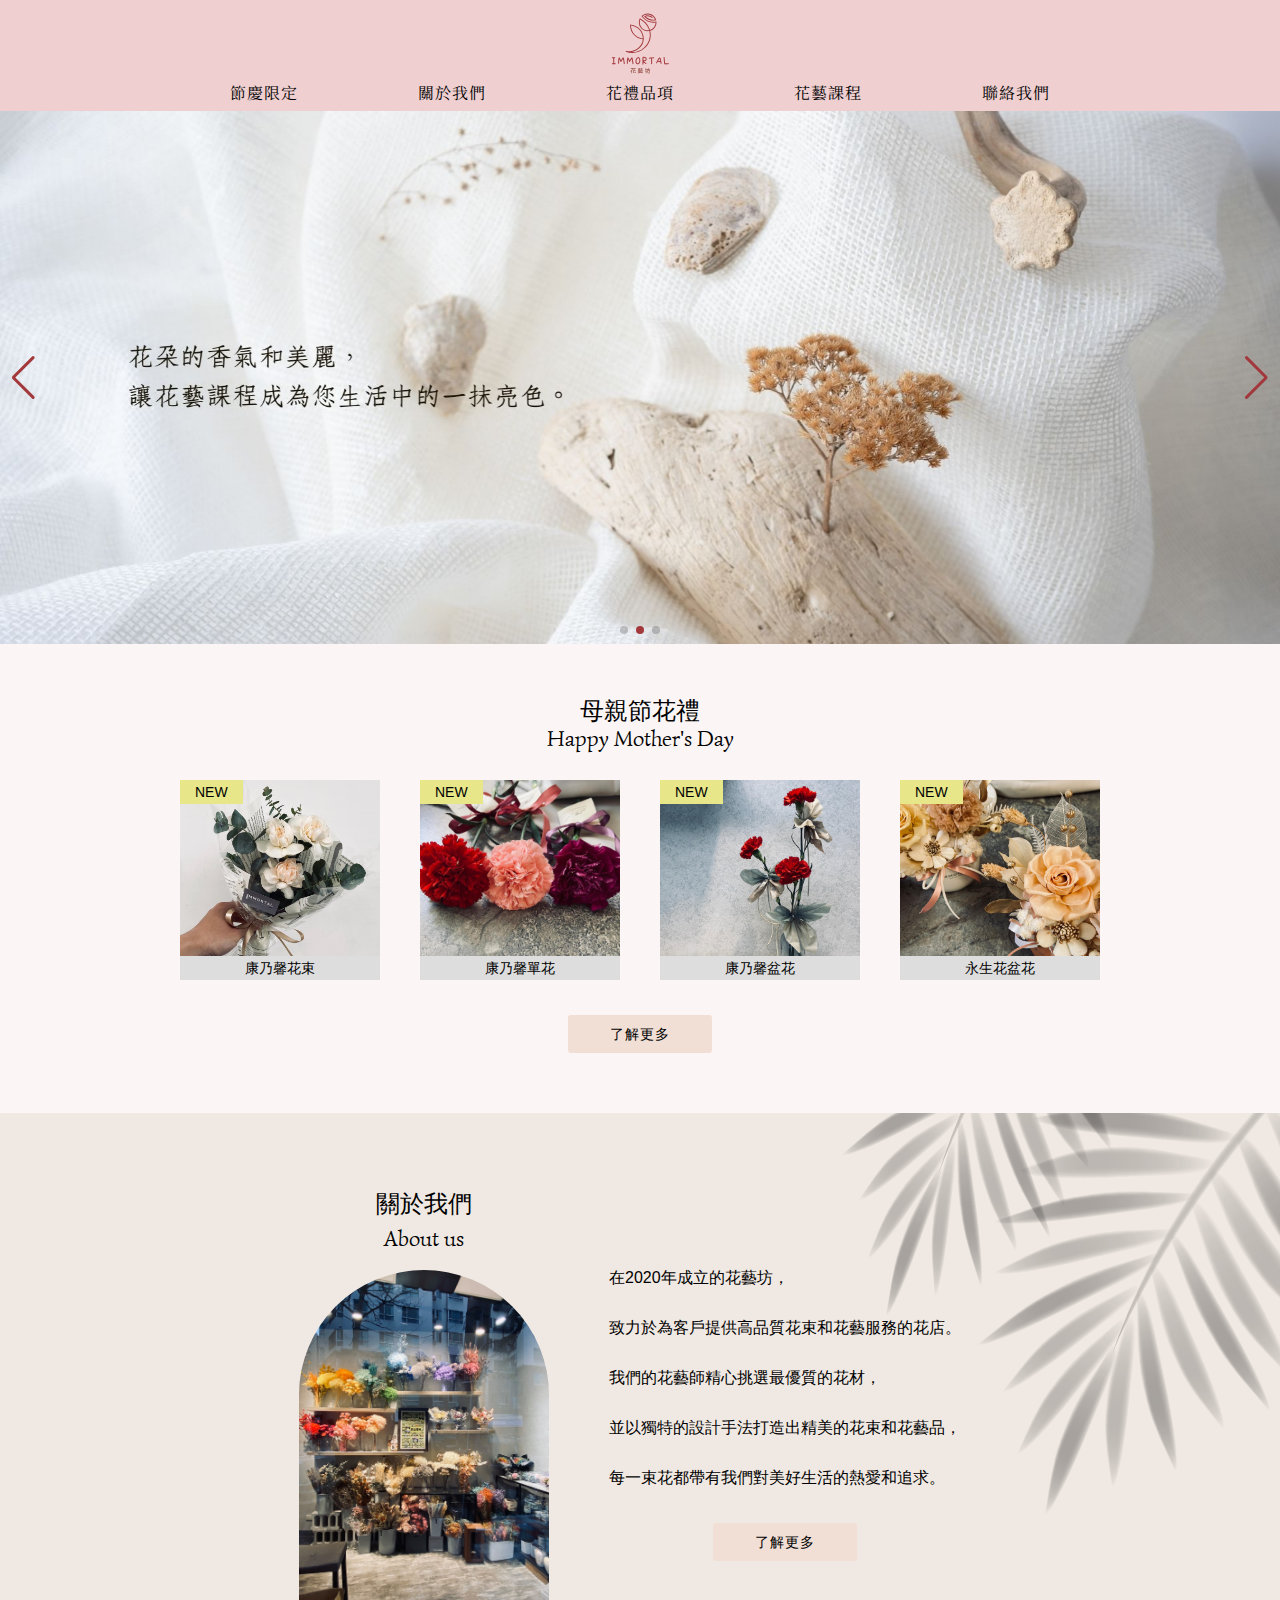
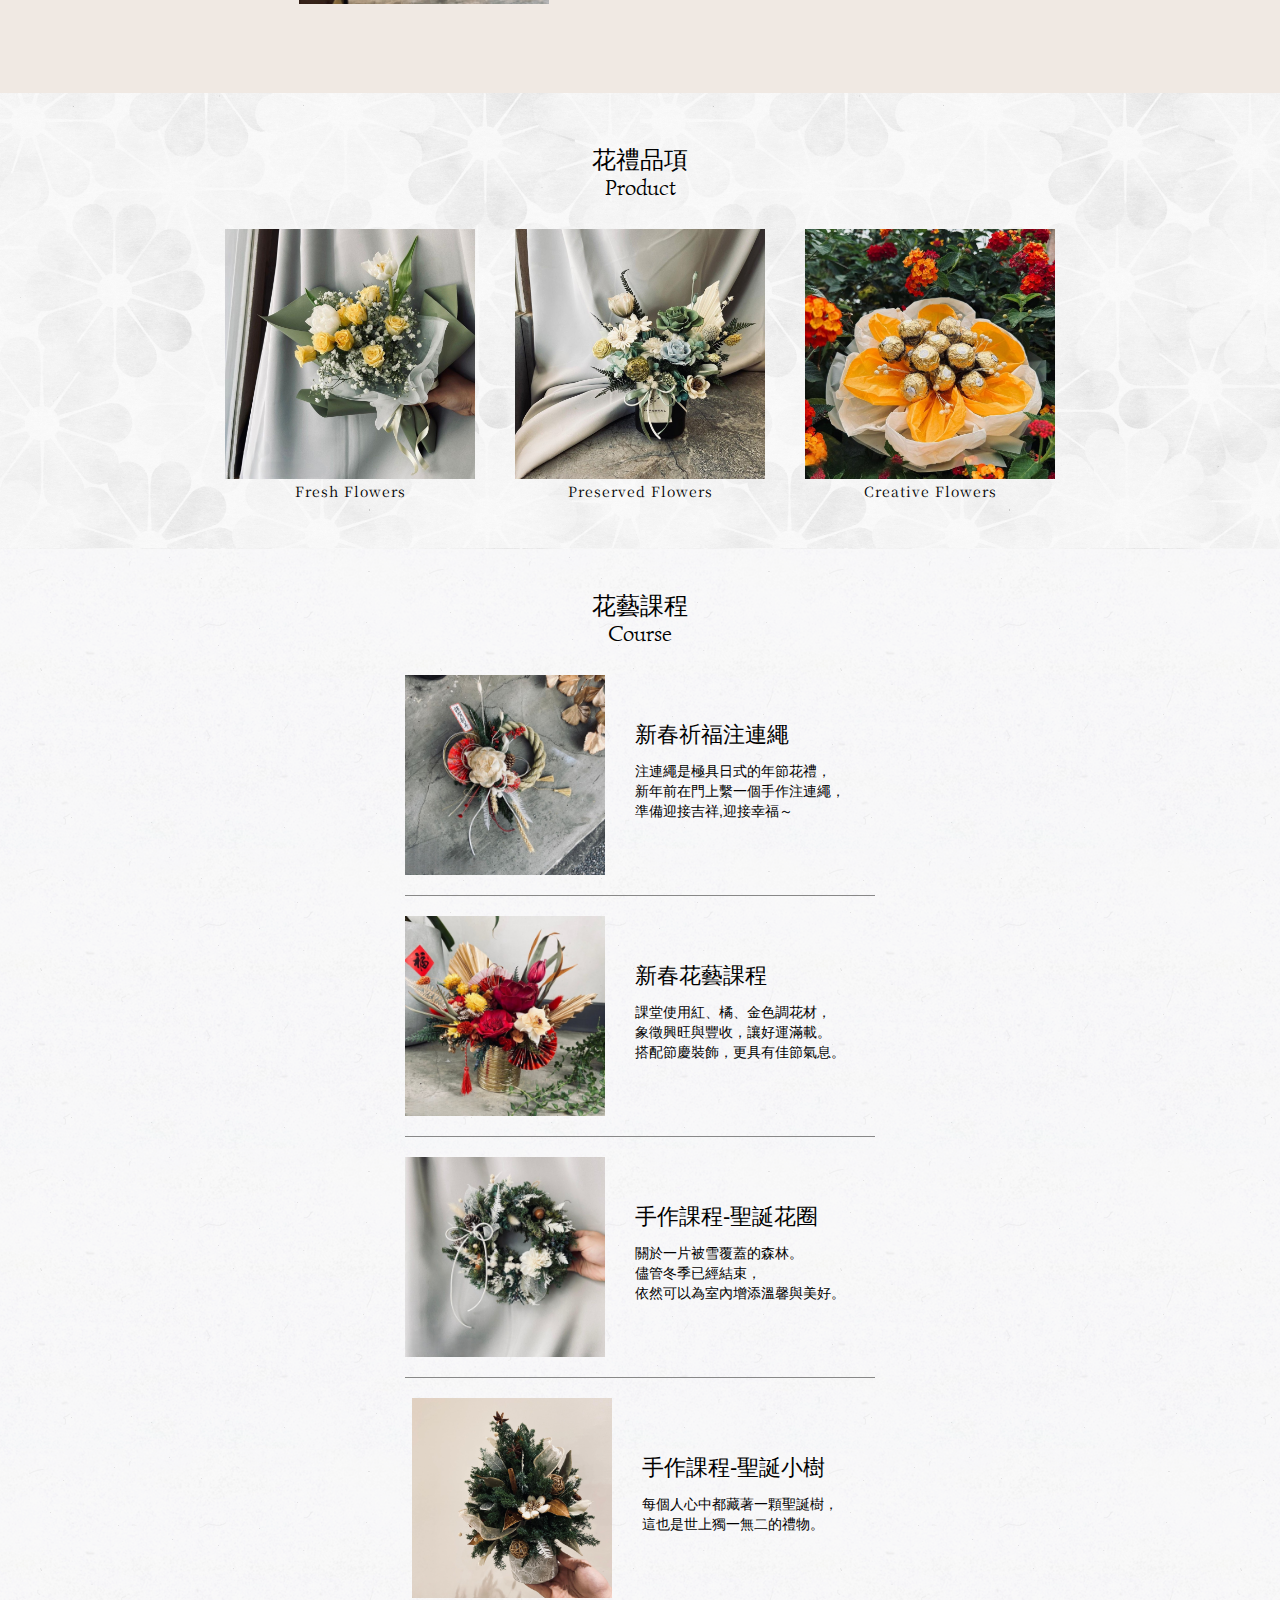
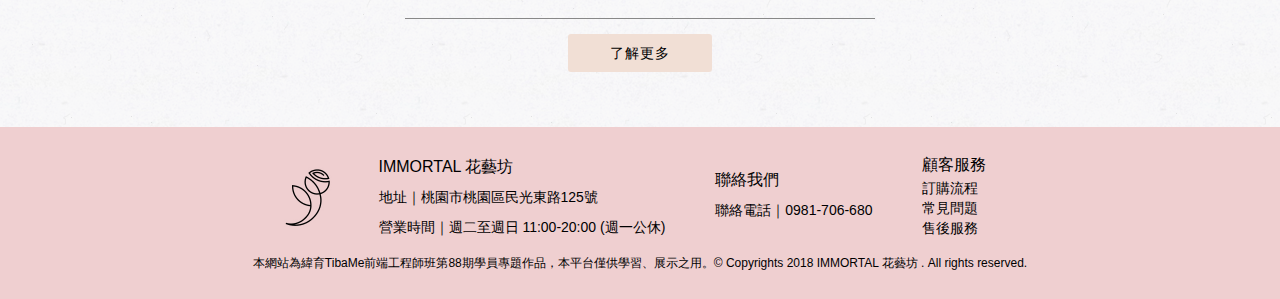
<file: index.html>
<!DOCTYPE html>
<html lang="en">
<head>
    <meta charset="UTF-8">
    <meta name="viewport" content="width=device-width, initial-scale=1.0">
    <title>IMMORTAL 花藝坊</title>
    <!------------------Link Swiper's CSS ------------------->
    <link rel="stylesheet" href="https://cdn.jsdelivr.net/npm/swiper@11/swiper-bundle.min.css">
</head>
    <!-------------------------icon------------------------->
    <link rel='stylesheet' href='https://cdn-uicons.flaticon.com/2.2.0/uicons-regular-rounded/css/uicons-regular-rounded.css'>
    <link rel='stylesheet' href='https://cdn-uicons.flaticon.com/2.3.0/uicons-brands/css/uicons-brands.css'>
    <link rel='stylesheet' href='https://cdn-uicons.flaticon.com/2.3.0/uicons-solid-rounded/css/uicons-solid-rounded.css'>
    <!--------------------Noto serif TC----------------->
    <link rel="preconnect" href="https://fonts.googleapis.com">
    <link rel="preconnect" href="https://fonts.gstatic.com" crossorigin>
    <link href="https://fonts.googleapis.com/css2?family=Noto+Serif+TC&display=swap" rel="stylesheet">
    <!---------------------Simonetta--------------------->
    <link rel="preconnect" href="https://fonts.googleapis.com">
    <link rel="preconnect" href="https://fonts.gstatic.com" crossorigin>
    <link href="https://fonts.googleapis.com/css2?family=Noto+Serif+TC&family=Simonetta:ital,wght@0,400;0,900;1,400;1,900&display=swap" rel="stylesheet">
    <!---------------------css--------------------->
    <link rel="stylesheet" href="./CSS/reset.css">
    <link rel="stylesheet" href="./CSS/style-m.css">
    <link rel="stylesheet" href="./CSS/demo-styles.css">
    
<body>
    <!-- 第8區 聯繫我們 -->
    <div id="container-contact-us">
        <section class="section-contact-us">
            <div class="contact-us" id="lightBox">
            <h2>聯絡我們</h2>
            <div class="contact-info-list">
                    <div class="contact-info">
                        <h3>主題說明</h3>
                        <input type="text">
                    </div>
                    <div class="contact-info">
                        <h3>聯絡姓名</h3>
                        <input type="text">
                    </div>
                    <div class="contact-info">
                        <h3>聯絡電話</h3>
                        <input type="text">
                    </div>
                    <div class="contact-info">
                        <h3>Email</h3>
                        <input type="email">
                    </div>
                    <div class="contact-info">
                        <h3>內容描述</h3>
                        <textarea style="resize:none"></textarea>
                    </div>
                    <div class="send-out">
                        <button>送出</button>
                    </div>
                </div>
            </div>
        </section>
    </div>

    <input type="checkbox" id="menu-switch">
    <!-- 第1區  -->
<header>
    <div class="header-nav">
        <div class="nav-logo">
            <a href="index.html">
                <img src="images/banner-pic/logo-pink.svg" alt="logo">
            </a>
        </div>
        <nav class="nav-list">
            <a href="festival.html">節慶限定</a>
            <a href="aboutus.html">關於我們</a>
            <a href="product.html">花禮品項</a>
            <a href="course.html">花藝課程</a>
            <a href="#" id="contactus_button">聯絡我們</a>
        </nav>
        <div class="nav-icon">
            <div class="search-box" id="searchBox">
                <input type="text" class="search-input" placeholder="尋找商品">
            </div>
            <a href="#" id="searchButton">
                <i class="fi fi-rr-search"></i>
            </a>
            <a href="sign-in.html">
                <i class="fi fi-rr-user"></i>
            </a>
            <a href="#">
                <i class="fi fi-rr-shopping-cart"></i>
            </a>
        </div>
        <label for="menu-switch" class="hb">
            <span></span>
            <span></span>
            <span></span>
        </label> 
    </div>
    <script>
        var searchButton = document.getElementById("searchButton");
        var searchBox = document.getElementById("searchBox");
        searchButton.addEventListener("click", function () {
            searchBox.classList.toggle("active");
        });
        
        var contactus = document.getElementById("contactus_button");
        var container_contact_us = document.getElementById("container-contact-us");
        var section_contact_us = document.getElementsByClassName("section-contact-us")[0];
        
        contactus.addEventListener("click", function () {
            container_contact_us.style.display="block";
        });
        section_contact_us.addEventListener("click", function (e) {
            if(e.target.nodeName=="SECTION"){
                container_contact_us.style.display="none";
            }
        });
    </script>
</header>

<!-- 第2區 banner --><!-- Swiper -->
<section class="section-banner">
    <div class="home-banner">
        <div class="swiper mySwiper">
        <div class="swiper-wrapper">
            <div class="swiper-slide">
                <img src="./images/banner-pic/nav-banner-Mother'sDay.jpg" alt="首頁導覽圖">
            </div>
            <div class="swiper-slide">
                <img src="./images/banner-pic/nav-banner-course.jpg" alt="首頁導覽圖">
            </div>
            <div class="swiper-slide">
                <img src="./images/banner-pic/nav-banner-pic.jpg" alt="首頁導覽圖">
            </div>
        </div>
        </div>    
        <div class="swiper-button-next"></div>
        <div class="swiper-button-prev"></div>
        <div class="swiper-pagination"></div>
        <div class="autoplay-progress">
            <svg viewBox="0 0 48 48">
                <circle cx="24" cy="24" r="20"></circle>
            </svg>
            <span></span>
        </div>
    </div>
<!-- Swiper JS -->
<script src="https://cdn.jsdelivr.net/npm/swiper@11/swiper-bundle.min.js"></script>
<script>
    const progressCircle = document.querySelector(".autoplay-progress svg");
    const progressContent = document.querySelector(".autoplay-progress span");
    var swiper = new Swiper(".mySwiper", {
        spaceBetween: 30,
        centeredSlides: true,
        autoplay: {
            delay: 3000,
            disableOnInteraction: false
        },
        pagination: {
            el: ".swiper-pagination",
            clickable: true
        },
        navigation: {
            nextEl: ".swiper-button-next",
            prevEl: ".swiper-button-prev"
        },
        on: {
            autoplayTimeLeft(s, time, progress) {
                progressCircle.style.setProperty("--progress", 1 - progress);
                progressContent.textContent = `${Math.ceil(time / 1000)}s`;
            }
        }
    })
</script>
</section>
    <!-- 第3區 母親節花禮 -->
    <section class="section-festival">
        <div class="festival">
            <h2 class="title-tc">母親節花禮</h2>
            <h3 class="title-en">Happy Mother's Day</h3>
            <div class="festival-pic">
                <div class="cards">
                    <span>NEW</span>
                    <img src="images/festival-mother/bouquet.jpg" alt="康乃馨花束">
                    <p>康乃馨花束</p>
                </div>
                <div class="cards">
                    <span>NEW</span>
                    <img src="images/festival-mother/mother day.png" alt="康乃馨單花">
                    <p>康乃馨單花</p>
                </div>
                <div class="cards">
                    <span>NEW</span>
                    <img src="images/festival-mother/mothers-flower-red.png" alt="康乃馨盆花">
                    <p>康乃馨盆花</p>
                </div>
                <div class="cards">
                    <span>NEW</span>
                    <img src="images/festival-mother/motherflower.png" alt="永生花盆花">
                    <p>永生花盆花</p>
                </div>
            </div>
            <div class="festival-more-and">
                <a href="festival.html">了解更多</a>
            </div>
        </div>
    </section>    
    
    <!-- 第4區- 關於我們 -->
    <section class="section-about-us">
        <div class="about-us">
            <div class="about-us-info">
                <h2>關於我們</h2>
                <h3>About us</h3>
                <div class="about-us-pic">
                    <img src="images/shop.jpg" alt="花店">
                </div>
            </div>
            <div class="about-us-txt">
                <p> 在2020年成立的花藝坊，<br>
                    致力於為客戶提供高品質花束和花藝服務的花店。<br>
                    我們的花藝師精心挑選最優質的花材，<br>
                    並以獨特的設計手法打造出精美的花束和花藝品，<br>
                    每一束花都帶有我們對美好生活的熱愛和追求。
                </p>
                <div class="aboutus-more-and">
                    <a href="aboutus.html">了解更多</a>
                </div>
            </div>
        </div>
    </section>

    <!-- 第5區 花禮品項 -->
    <section class="section-flower-items">
        <div class="flower-items">
            <h2 class="title-tc">花禮品項</h2>
            <h3 class="title-en">Product</h3>
            <div class="flower-items-card">
                <div class="card">
                    <img src="images/fresh flower/flesh-flower.png" alt="鮮花花禮">
                    <a href="product-preserved.html">Fresh Flowers
                        <i class="fi fi-sr-arrow-alt-right"></i>
                    </a>
                </div>
                <div class="card">
                    <img src="images/Preserve- Flowers/potted-green.png" alt="永生花禮">
                    <a href="product-preserved.html">Preserved Flowers
                        <i class="fi fi-sr-arrow-alt-right"></i>
                    </a>
                </div>
                <div class="card">
                    <img src="images/Creative flower gifts/creative-ch.png" alt="創意花禮">
                    <a href="product-preserved.html">Creative Flowers
                        <i class="fi fi-sr-arrow-alt-right"></i>
                    </a>
                </div>
            </div>
        </div>
    </section>

    <!-- 第6區 花藝課程 -->
    <section class="section-course">
        <div class="course">
            <h2 class="title-tc">花藝課程</h2>
            <h3 class="title-en">Course</h3>
            <div class="course-items">
                <div class="item">
                    <div class="item-pic">
                        <img src="images/course/praying-rope.png" alt="新春祈福注連繩">
                    </div>
                    <div class="item-card">
                        <h4>新春祈福注連繩</h4>
                        <p> 注連繩是極具日式的年節花禮，<br>
                        新年前在門上繫一個手作注連繩，<br>
                        準備迎接吉祥,迎接幸福～
                        </p>
                    </div>
                </div>
                <div class="item">
                    <div class="item-pic">
                        <img src="images/course/newyear-potted.png" alt="新春花藝課程">
                    </div>
                    <div class="item-card">
                        <h4>新春花藝課程</h4>
                        <p> 課堂使用紅、橘、金色調花材，<br>
                            象徵興旺與豐收，讓好運滿載。<br>
                            搭配節慶裝飾，更具有佳節氣息。<br>
                            
                        </p>
                    </div>
                </div>
                <div class="item">
                    <div class="item-pic">
                        <img src="images/course/c-wreath.png" alt="雪國之森">
                    </div>
                    <div class="item-card">
                        <h4>手作課程-聖誕花圈</h4>
                        <p> 關於一片被雪覆蓋的森林。<br>
                            儘管冬季已經結束，<br>
                            依然可以為室內增添溫馨與美好。
                        </p>
                    </div>
                </div>
                <div class="item">
                    <div class="item-pic">
                        <img src="images/course/course-tree.png" alt="聖誕小樹">
                    </div>
                    <div class="item-card">
                        <h4>手作課程-聖誕小樹</h4>
                        <p> 每個人心中都藏著一顆聖誕樹，<br>
                            這也是世上獨一無二的禮物。</p>
                    </div>
                </div>
            </div>
            <div class="more-and">
                <a href="course.html">了解更多</a>
            </div>
        </div>
    </section>
    
    <!-- footer -->
    <footer>
        <div class="footer-item-list">
            <div class="footer-item">
                <div class="footer-logo">
                    <a href="index.html">
                        <img src="images/banner-pic/LOGO-footer.jpg" alt="logo設計圖">
                    </a>
                </div>
                <div class="footer-info">
                    <h3>IMMORTAL 花藝坊</h3>
                    <p> 地址｜桃園市桃園區民光東路125號</p>
                    <p> 營業時間｜週二至週日 11:00-20:00 (週一公休)</p>
                </div>
                <div class="footer-contact">
                    <h3>聯絡我們</h3>
                    <p> 聯絡電話｜0981-706-680</p>
                    <div class="footer-icon">
                        <a href="#"><i class="fi fi-brands-facebook"></i>
                        </a>
                        <a href="#"><i class="fi fi-brands-instagram"></i>
                        </a>
                    </div>
                </div>
                <div class="customer-service">
                    <h3>顧客服務</h3>
                    <a href="#">訂購流程</a>
                    <a href="#">常見問題</a>
                    <a href="#">售後服務</a>
                </div>
            </div>
            <div class="footer-copyrights">
                <p> 本網站為緯育TibaMe前端工程師班第88期學員專題作品，本平台僅供學習、展示之用。<span>© Copyrights 2018 IMMORTAL 花藝坊 . All rights
                        reserved.</span>
                </p>
            </div>
        </div>
    </footer>


</body>

</html>
</file>
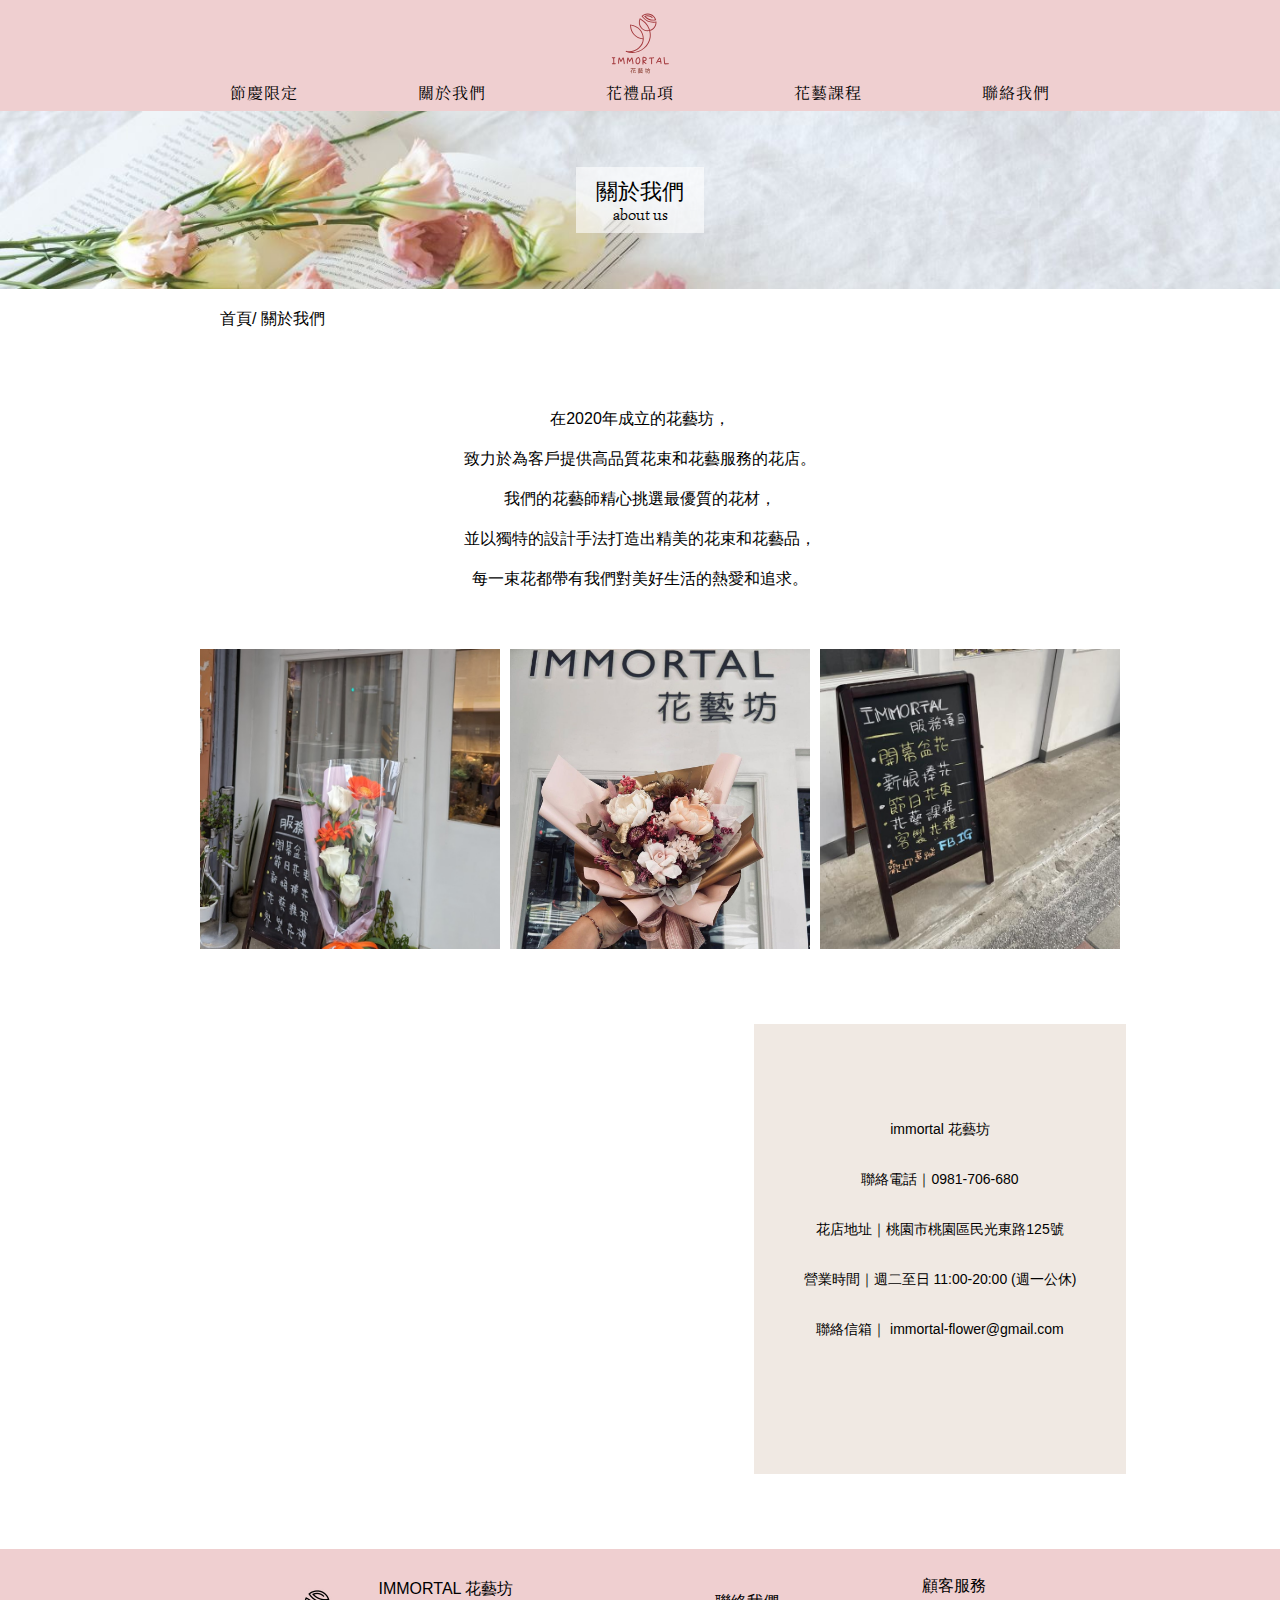
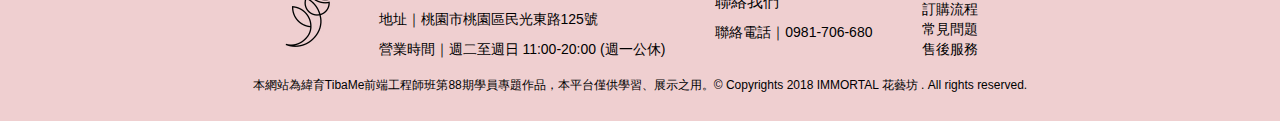
<file: aboutus.html>
<!DOCTYPE html>
<html lang="en">
<head>
    <meta charset="UTF-8">
    <meta name="viewport" content="width=device-width, initial-scale=1.0">
    <title>IMMORTAL 花藝坊</title>
    <!-------------------------icon------------------------->
    <link rel='stylesheet' href='https://cdn-uicons.flaticon.com/2.2.0/uicons-regular-rounded/css/uicons-regular-rounded.css'>
    <link rel='stylesheet' href='https://cdn-uicons.flaticon.com/2.3.0/uicons-brands/css/uicons-brands.css'>
    <link rel='stylesheet' href='https://cdn-uicons.flaticon.com/2.3.0/uicons-solid-rounded/css/uicons-solid-rounded.css'>
    <!---------------------Noto serif TC------------------>
    <link rel="preconnect" href="https://fonts.googleapis.com">
    <link rel="preconnect" href="https://fonts.gstatic.com" crossorigin>
    <link href="https://fonts.googleapis.com/css2?family=Noto+Serif+TC&display=swap" rel="stylesheet">
    <!----------------------Simonetta---------------------->
    <link rel="preconnect" href="https://fonts.googleapis.com">
    <link rel="preconnect" href="https://fonts.gstatic.com" crossorigin>
    <link href="https://fonts.googleapis.com/css2?family=Noto+Serif+TC&family=Simonetta:ital,wght@0,400;0,900;1,400;1,900&display=swap" rel="stylesheet">
    <!-------------------------css------------------------->
    <link rel="stylesheet" href="./CSS/reset.css">
    <link rel="stylesheet" href="./CSS/style-m.css">
    <!----------------------------------------------------->
</head>
<body>
    <!-- 第8區 聯繫我們 -->
    <div id="container-contact-us">
        <section class="section-contact-us">
            <div class="contact-us" id="lightBox">
                <h2>聯絡我們</h2>
                <div class="contact-info-list">
                    <div class="contact-info">
                        <h3>主題說明</h3>
                        <input type="text">
                    </div>
                    <div class="contact-info">
                        <h3>聯絡姓名</h3>
                        <input type="text">
                    </div>
                    <div class="contact-info">
                        <h3>聯絡電話</h3>
                        <input type="text">
                    </div>
                    <div class="contact-info">
                        <h3>Email</h3>
                        <input type="email">
                    </div>
                    <div class="contact-info">
                        <h3>內容描述</h3>
                        <textarea style="resize:none"></textarea>
                    </div>
                    <div class="send-out">
                        <button>送出</button>
                    </div>
                </div>
            </div>
        </section>
    </div> 
    <input type="checkbox" id="menu-switch">
    <header>
        <div class="header-nav">
            <div class="nav-logo">
                <a href="index.html">
                    <img src="images/banner-pic/logo-pink.svg" alt="logo">
                </a>
            </div>
            <nav class="nav-list">
                <a href="festival.html">節慶限定</a>
                <a href="aboutus.html">關於我們</a>
                <a href="product.html">花禮品項</a>
                <a href="course.html">花藝課程</a>
                <a href="#" id="contactus_button">聯絡我們</a>
            </nav>
            <div class="nav-icon">
                <div class="search-box" id="searchBox">
                    <input type="text" class="search-input" placeholder="尋找商品">
                </div>
                <a href="#" id="searchButton">
                    <i class="fi fi-rr-search"></i>
                </a>
                <a href="sign-in.html">
                    <i class="fi fi-rr-user"></i>
                </a>
                <a href="#">
                    <i class="fi fi-rr-shopping-cart"></i>
                </a>
            </div>
            <label for="menu-switch" class="hb">
                <!-- <i class="fi fi-rr-menu-burger"></i> -->
                <span></span>
                <span></span>
                <span></span>
            </label>  
        </div>
        <script>
            var searchButton = document.getElementById("searchButton");
            var searchBox = document.getElementById("searchBox");
            searchButton.addEventListener("click", function () {
                searchBox.classList.toggle("active");
            });
            
            var contactus = document.getElementById("contactus_button");
            var container_contact_us = document.getElementById("container-contact-us");
            var section_contact_us = document.getElementsByClassName("section-contact-us")[0];
            
            contactus.addEventListener("click", function () {
                container_contact_us.style.display="block";
            });
            section_contact_us.addEventListener("click", function (e) {
                if(e.target.nodeName=="SECTION"){
                    container_contact_us.style.display="none";
                }
            });
        </script>
        <div class="banner-pic">
                <img src="images/banner-pic/Banner-About-us.jpg" alt="關於我們/導覽圖">
                <div class="banner-txt">
                <h2>關於我們</h2>
                <h3>about us</h3>
                </div>
        </div>
        <div class="nav-breadcrumb">
            <ol class="breadcrumb">
                <li class="breadcrumb-item">
                    <a href="index.html">首頁</a>
                </li>
                <li class="breadcrumb-item active" aria-current="page"> / 關於我們</li>
            </ol>
        </div>

    </header>
    <section>
        <div class="about">
            <div class="about-txt">
                <p> 在2020年成立的花藝坊，<br>
                    致力於為客戶提供高品質花束和花藝服務的花店。<br>
                    我們的花藝師精心挑選最優質的花材，<br>
                    並以獨特的設計手法打造出精美的花束和花藝品，<br>
                    每一束花都帶有我們對美好生活的熱愛和追求。
                </p>
            </div>
            <div class="about-shop-pic">
                <img src="images/about-shop.jpg" alt="鮮花照">
                <img src="images/about-shopp.jpg" alt="花店照">
                <img src="images/about-shop-sign.jpg" alt="花店立牌">
            </div>
            <div class="about-info">
                <div class="about-map">
                    <iframe src="https://www.google.com/maps/embed?pb=!1m18!1m12!1m3!1d3615.773479699637!2d121.3153431743534!3d25.007811939347448!2m3!1f0!2f0!3f0!3m2!1i1024!2i768!4f13.1!3m3!1m2!1s0x34681fda28960011%3A0xc9faa10a63acf8d9!2zaW1tb3J0YWzoirHol53lnYo!5e0!3m2!1szh-TW!2stw!4v1713153486414!5m2!1szh-TW!2stw" width="600" height="450" style="border:0;" allowfullscreen="" loading="lazy" referrerpolicy="no-referrer-when-downgrade">
                    </iframe>
                </div>
                <div class="about-info-txt">
                    <p>immortal 花藝坊 <br>
                        聯絡電話｜0981-706-680<br>
                        花店地址｜桃園市桃園區民光東路125號<br>
                        營業時間｜週二至日 11:00-20:00 (週一公休)<br>
                        聯絡信箱｜ immortal-flower@gmail.com
                    </p>
                </div>
            </div>
        </div>    
    </section>

    <!-- footer -->
    <footer>
        <div class="footer-item-list">
            <div class="footer-item">
                <div class="footer-logo">
                    <a href="index.html">
                        <img src="images/banner-pic/LOGO-footer.jpg" alt="logo設計圖">
                    </a>
                </div>
                <div class="footer-info">
                    <h3>IMMORTAL 花藝坊</h3>
                    <p> 地址｜桃園市桃園區民光東路125號</p>
                    <p> 營業時間｜週二至週日 11:00-20:00 (週一公休)</p>
                </div>
                <div class="footer-contact">
                    <h3>聯絡我們</h3>
                    <p> 聯絡電話｜0981-706-680</p>
                    <div class="footer-icon">
                        <a href="#"><i class="fi fi-brands-facebook"></i>
                        </a>
                        <a href="#"><i class="fi fi-brands-instagram"></i>
                        </a>
                    </div>
                </div>
                <div class="customer-service">
                    <h3>顧客服務</h3>
                    <a href="#">訂購流程</a>
                    <a href="#">常見問題</a>
                    <a href="#">售後服務</a>
                </div>
            </div>
            <div class="footer-copyrights">
                <p> 本網站為緯育TibaMe前端工程師班第88期學員專題作品，本平台僅供學習、展示之用。<span>© Copyrights 2018 IMMORTAL 花藝坊 . All rights
                        reserved.</span>
                </p>
            </div>
        </div>
    </footer>
</body>
</html>
</file>
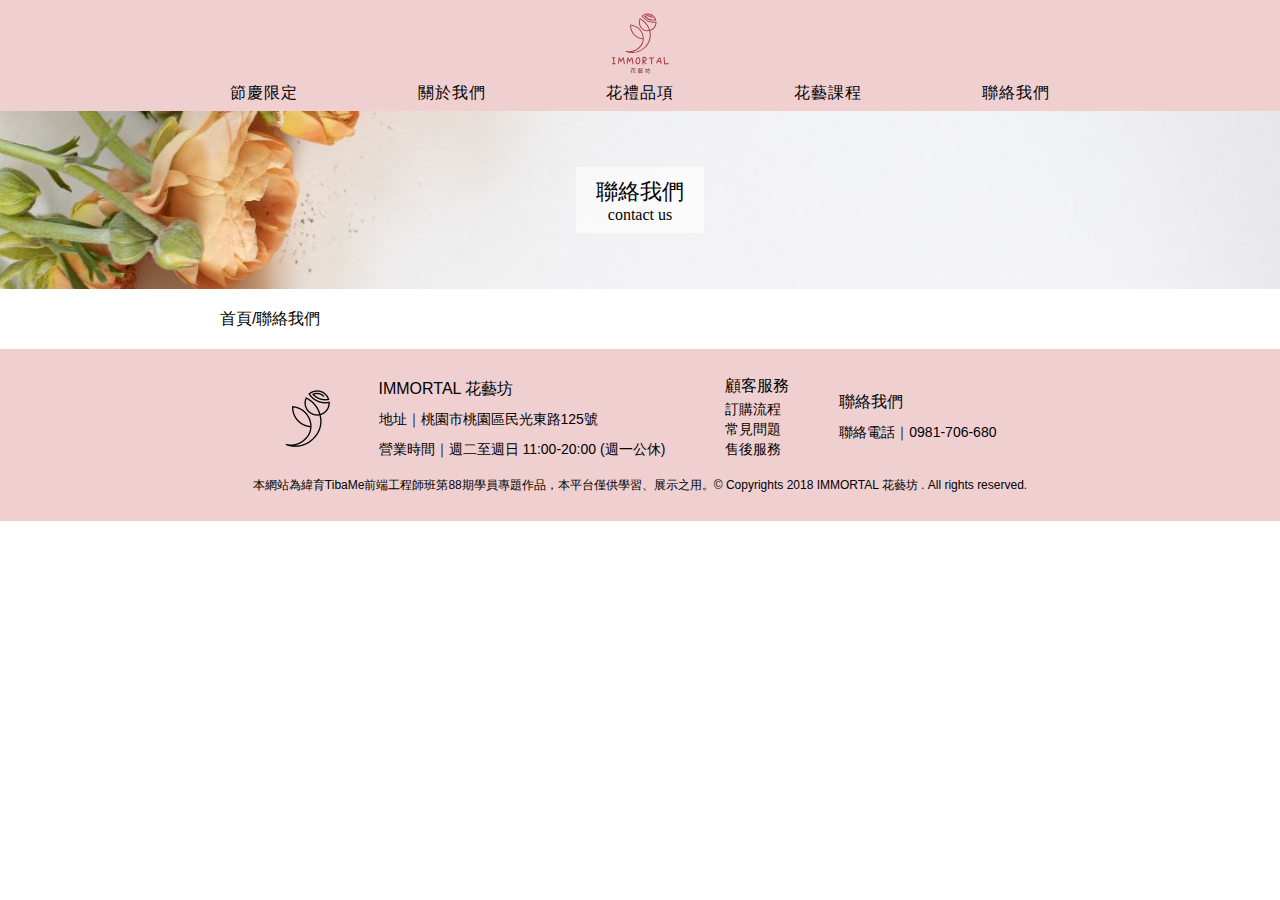
<file: contact.html>
<!DOCTYPE html>
<html lang="en">
<head>
    <meta charset="UTF-8">
    <meta name="viewport" content="width=device-width, initial-scale=1.0">
    <title>IMMORTAL 花藝坊</title>
    <link rel='stylesheet' href='https://cdn-uicons.flaticon.com/2.2.0/uicons-regular-rounded/css/uicons-regular-rounded.css'>
<!---------------- CSS ------------------------------>
<link rel="stylesheet" href="./CSS/reset.css">
<link rel="stylesheet" href="./CSS/style-m.css">
</head>
<body>

    <input type="checkbox" id="menu-switch">
    <header>
        <div class="header-nav">
            <div class="nav-logo">
                <a href="index.html">
                    <img src="images/banner-pic/logo-pink.svg" alt="logo">
                </a>
            </div>
            <nav class="nav-list">
                <a href="festival.html">節慶限定</a>
                <a href="aboutus.html">關於我們</a>
                <a href="product.html">花禮品項</a>
                <a href="course.html">花藝課程</a>
                <a href="#" id="contactus_button">聯絡我們</a>
            </nav>
            <div class="nav-icon">
                <!-- <input type="search"> -->
                <a href="#"><i class="fi fi-rr-search"></i></a>
                <a href="sign-in.html"><i class="fi fi-rr-user"></i></a>
                <a href="#"><i class="fi fi-rr-shopping-cart"></i></a>
            </div>
            <label for="menu-switch" class="hb">
                <!-- <i class="fi fi-rr-menu-burger"></i> -->
                <span></span>
                <span></span>
                <span></span>
            </label>
        </div>
        <div class="banner-pic">
            <img src="images/banner-pic/banner-products.jpg" alt="banner-聯絡我們">
            <div class="banner-txt">
                <h2>聯絡我們</h2>
                <h3>contact us</h3>
            </div>
        </div>
        <div class="nav-breadcrumb">
            <ol class="breadcrumb">
                <li class="breadcrumb-item">
                    <a href="index.html">首頁</a>
                </li>
                <li class="breadcrumb-item active" aria-current="page">/聯絡我們</li>
            </ol>
        </div>
    </header>

    <!-- 第8區 聯繫我們 -->
    <div id="container-contact-us">
        <section class="section-contact-us">
            <div class="contact-us" id="lightBox">
            <h2>聯絡我們</h2>
            <div class="contact-info-list">
                    <div class="contact-info">
                        <h3>主題說明</h3>
                        <input type="text">
                    </div>
                    <div class="contact-info">
                        <h3>聯絡姓名</h3>
                        <input type="text">
                    </div>
                    <div class="contact-info">
                        <h3>聯絡電話</h3>
                        <input type="text">
                    </div>
                    <div class="contact-info">
                        <h3>Email</h3>
                        <input type="email">
                    </div>
                    <div class="contact-info">
                        <h3>內容描述</h3>
                        <textarea style="resize:none"></textarea>
                    </div>
                    <div class="send-out">
                        <button>送出</button>
                    </div>
                </div>
            </div>
        </section>
    </div>
    <script>
        
        var contactus = document.getElementById("contactus_button");
        var container_contact_us = document.getElementById("container-contact-us");
        var section_contact_us = document.getElementsByClassName("section-contact-us")[0];
        
        contactus.addEventListener("click", function () {
            container_contact_us.style.display="block";
        });
        section_contact_us.addEventListener("click", function (e) {
            if(e.target.nodeName=="SECTION"){
                container_contact_us.style.display="none";
            }
        });
    </script>
    
<!-- footer -->
    <footer>
        <div class="footer-item-list">
            <div class="footer-item">
                <div class="footer-logo">
                    <img src="images/banner-pic/LOGO-footer.jpg" alt="logo設計圖">
                </div>
                <div class="footer-info">
                    <h3>IMMORTAL 花藝坊</h3>
                    <p> 地址｜桃園市桃園區民光東路125號</p>
                    <p> 營業時間｜週二至週日 11:00-20:00 (週一公休)</p>
                </div>
                <div class="customer-service">
                    <h3>顧客服務</h3>
                    <a href="#">訂購流程</a>
                    <a href="#">常見問題</a>
                    <a href="#">售後服務</a>
                </div>
                <div class="footer-contact">
                    <h3>聯絡我們</h3>
                    <p> 聯絡電話｜0981-706-680</p>
                    <div class="footer-icon">
                        <a href="#"><i class="fi fi-brands-facebook"></i>
                        </a>
                        <a href="#"><i class="fi fi-brands-instagram"></i>
                    </a>
                    </div>
                </div>
            </div>
            <div class="footer-copyrights">
                <p> 本網站為緯育TibaMe前端工程師班第88期學員專題作品，本平台僅供學習、展示之用。<span>© Copyrights 2018 IMMORTAL 花藝坊 . All rights reserved.</span>
                </p>
            </div>
        </div>
    </footer>
</body>
</html>
</file>
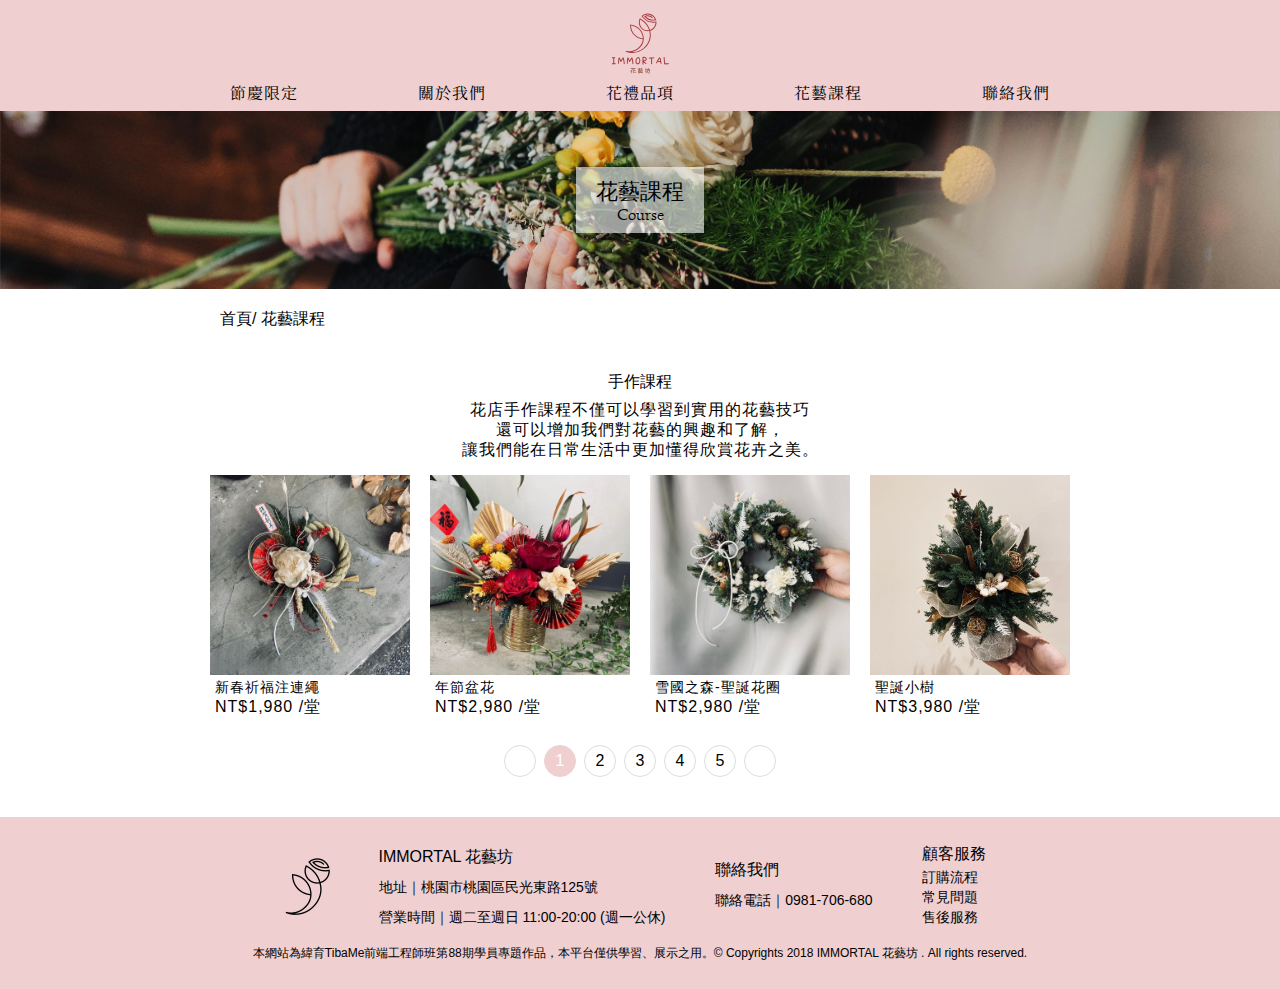
<file: course.html>
<!DOCTYPE html>
<html lang="en">

<head>
    <meta charset="UTF-8">
    <meta name="viewport" content="width=device-width, initial-scale=1.0">
    <title>IMMORTAL 花藝坊</title>
    <!-------------------------icon------------------------->
    <link rel='stylesheet' href='https://cdn-uicons.flaticon.com/2.2.0/uicons-regular-rounded/css/uicons-regular-rounded.css'>
    <link rel='stylesheet' href='https://cdn-uicons.flaticon.com/2.3.0/uicons-brands/css/uicons-brands.css'>
    <link rel='stylesheet' href='https://cdn-uicons.flaticon.com/2.3.0/uicons-solid-rounded/css/uicons-solid-rounded.css'>
    <link rel='stylesheet' href='https://cdn-uicons.flaticon.com/2.3.0/uicons-thin-rounded/css/uicons-thin-rounded.css'>
    <link rel='stylesheet' href='https://cdn-uicons.flaticon.com/2.3.0/uicons-thin-straight/css/uicons-thin-straight.css'>
    <!---------------------Noto serif TC------------------>
    <link rel="preconnect" href="https://fonts.googleapis.com">
    <link rel="preconnect" href="https://fonts.gstatic.com" crossorigin>
    <link href="https://fonts.googleapis.com/css2?family=Noto+Serif+TC&display=swap" rel="stylesheet">
    <!----------------------Simonetta---------------------->
    <link rel="preconnect" href="https://fonts.googleapis.com">
    <link rel="preconnect" href="https://fonts.gstatic.com" crossorigin>
    <link href="https://fonts.googleapis.com/css2?family=Noto+Serif+TC&family=Simonetta:ital,wght@0,400;0,900;1,400;1,900&display=swap" rel="stylesheet">
    <!-------------------------css------------------------->
    <link rel="stylesheet" href="./CSS/reset.css">
    <link rel="stylesheet" href="./CSS/style-m.css">
    <!----------------------------------------------------->
</head>

<body>
        <!-- 第8區 聯繫我們 -->
        <div id="container-contact-us">
            <section class="section-contact-us">
                <div class="contact-us" id="lightBox">
                <h2>聯絡我們</h2>
                <div class="contact-info-list">
                        <div class="contact-info">
                            <h3>主題說明</h3>
                            <input type="text">
                        </div>
                        <div class="contact-info">
                            <h3>聯絡姓名</h3>
                            <input type="text">
                        </div>
                        <div class="contact-info">
                            <h3>聯絡電話</h3>
                            <input type="text">
                        </div>
                        <div class="contact-info">
                            <h3>Email</h3>
                            <input type="email">
                        </div>
                        <div class="contact-info">
                            <h3>內容描述</h3>
                            <textarea style="resize:none"></textarea>
                        </div>
                        <div class="send-out">
                            <button>送出</button>
                        </div>
                    </div>
                </div>
            </section>
        </div>
    <input type="checkbox" id="menu-switch">
    <header>
        <div class="header-nav">
            <div class="nav-logo">
                <a href="index.html">
                    <img src="images/banner-pic/logo-pink.svg" alt="logo">
                </a>
            </div>
            <nav class="nav-list">
                <a href="festival.html">節慶限定</a>
                <a href="aboutus.html">關於我們</a>
                <a href="product.html">花禮品項</a>
                <a href="course.html">花藝課程</a>
                <a href="#" id="contactus_button">聯絡我們</a>
            </nav>
            <div class="nav-icon">
                <div class="search-box" id="searchBox">
                    <input type="text" class="search-input" placeholder="尋找商品">
                </div>
                <a href="#" id="searchButton">
                    <i class="fi fi-rr-search"></i>
                </a>
                <a href="sign-in.html">
                    <i class="fi fi-rr-user"></i>
                </a>
                <a href="#">
                    <i class="fi fi-rr-shopping-cart"></i>
                </a>
            </div>
            <label for="menu-switch" class="hb">
                <span></span>
                <span></span>
                <span></span>
            </label>
        </div>
        <div class="banner-pic">
            <img src="images/banner-pic/Banner-Course.svg" alt="banner-花藝課程">
            <div class="banner-txt">
                <h2>花藝課程</h2>
                <h3>Course</h3>
            </div>
        </div>
        <div class="nav-breadcrumb">
            <ol class="breadcrumb">
                <li class="breadcrumb-item">
                    <a href="index.html">首頁</a>
                </li>
                <li class="breadcrumb-item active" aria-current="page">/ 花藝課程</li>
            </ol>
        </div>
        <script>
            var searchButton = document.getElementById("searchButton");
            var searchBox = document.getElementById("searchBox");
            searchButton.addEventListener("click", function () {
                searchBox.classList.toggle("active");
            });
            
            var contactus = document.getElementById("contactus_button");
            var container_contact_us = document.getElementById("container-contact-us");
            var section_contact_us = document.getElementsByClassName("section-contact-us")[0];
            
            contactus.addEventListener("click", function () {
                container_contact_us.style.display="block";
            });
            section_contact_us.addEventListener("click", function (e) {
                if(e.target.nodeName=="SECTION"){
                    container_contact_us.style.display="none";
                }
            });
        </script>
    </header>
    <section class="seasonal-flower-course">
        <div class="flower-courses">
            <div class="courses-title">
                <h4>手作課程</h4>
                <P>花店手作課程不僅可以學習到實用的花藝技巧<br>
                    還可以增加我們對花藝的興趣和了解，<br>
                    讓我們能在日常生活中更加懂得欣賞花卉之美。</P>
            </div>
            <div class="courses-cards">
                <div class="courses-card">
                    <div class="courses-card-pic">
                        <img src="images/course/praying-rope.png" alt="新春祈福注連繩">
                    </div>
                    <h5>新春祈福注連繩</h5>
                    <span>NT$1,980 /堂</span>
                </div>
                <div class="courses-card">
                    <div class="courses-card-pic">
                        <img src="images/course/newyear-potted.png" alt="年節盆花">

                    </div>
                    <h5>年節盆花</h5>
                    <span>NT$2,980 /堂</span>
                </div>
                <div class="courses-card">
                    <div class="courses-card-pic">
                        <img src="images/course/c-wreath.png" alt="聖誕花圈">
                    </div>
                    <h5>雪國之森-聖誕花圈</h5>
                    <span>NT$2,980 /堂</span>
                </div>
                <div class="courses-card">
                    <div class="courses-card-pic">
                        <img src="images/course/course-tree.png" alt="聖誕小樹">
                    </div>
                    <h5>聖誕小樹</h5>
                    <span>NT$3,980 /堂</span>
                </div>
            </div>
            <div class="pagination">
                <a href="#"> 
                    <i class="fi fi-ts-angle-small-left"></i>
                </a> <!-- previous page -->
                <a href="#" class="active">1</a>
                <a href="#">2</a>
                <a href="#">3</a>
                <a href="#">4</a>
                <a href="#">5</a>
                <a href="#"> 
                    <i class="fi fi-ts-angle-small-right"></i>
                </a> <!-- next page -->
            </div>
        </div>
    </section>

    <!-- footer -->
    <footer>
        <div class="footer-item-list">
            <div class="footer-item">
                <div class="footer-logo">
                    <a href="index.html">
                        <img src="images/banner-pic/LOGO-footer.jpg" alt="logo設計圖">
                    </a>
                </div>
                <div class="footer-info">
                    <h3>IMMORTAL 花藝坊</h3>
                    <p> 地址｜桃園市桃園區民光東路125號</p>
                    <p> 營業時間｜週二至週日 11:00-20:00 (週一公休)</p>
                </div>
                <div class="footer-contact">
                    <h3>聯絡我們</h3>
                    <p> 聯絡電話｜0981-706-680</p>
                    <div class="footer-icon">
                        <a href="#"><i class="fi fi-brands-facebook"></i>
                        </a>
                        <a href="#"><i class="fi fi-brands-instagram"></i>
                        </a>
                    </div>
                </div>
                <div class="customer-service">
                    <h3>顧客服務</h3>
                    <a href="#">訂購流程</a>
                    <a href="#">常見問題</a>
                    <a href="#">售後服務</a>
                </div>
            </div>
            <div class="footer-copyrights">
                <p> 本網站為緯育TibaMe前端工程師班第88期學員專題作品，本平台僅供學習、展示之用。<span>© Copyrights 2018 IMMORTAL 花藝坊 . All rights
                        reserved.</span>
                </p>
            </div>
        </div>
    </footer>
</body>

</html>
</file>
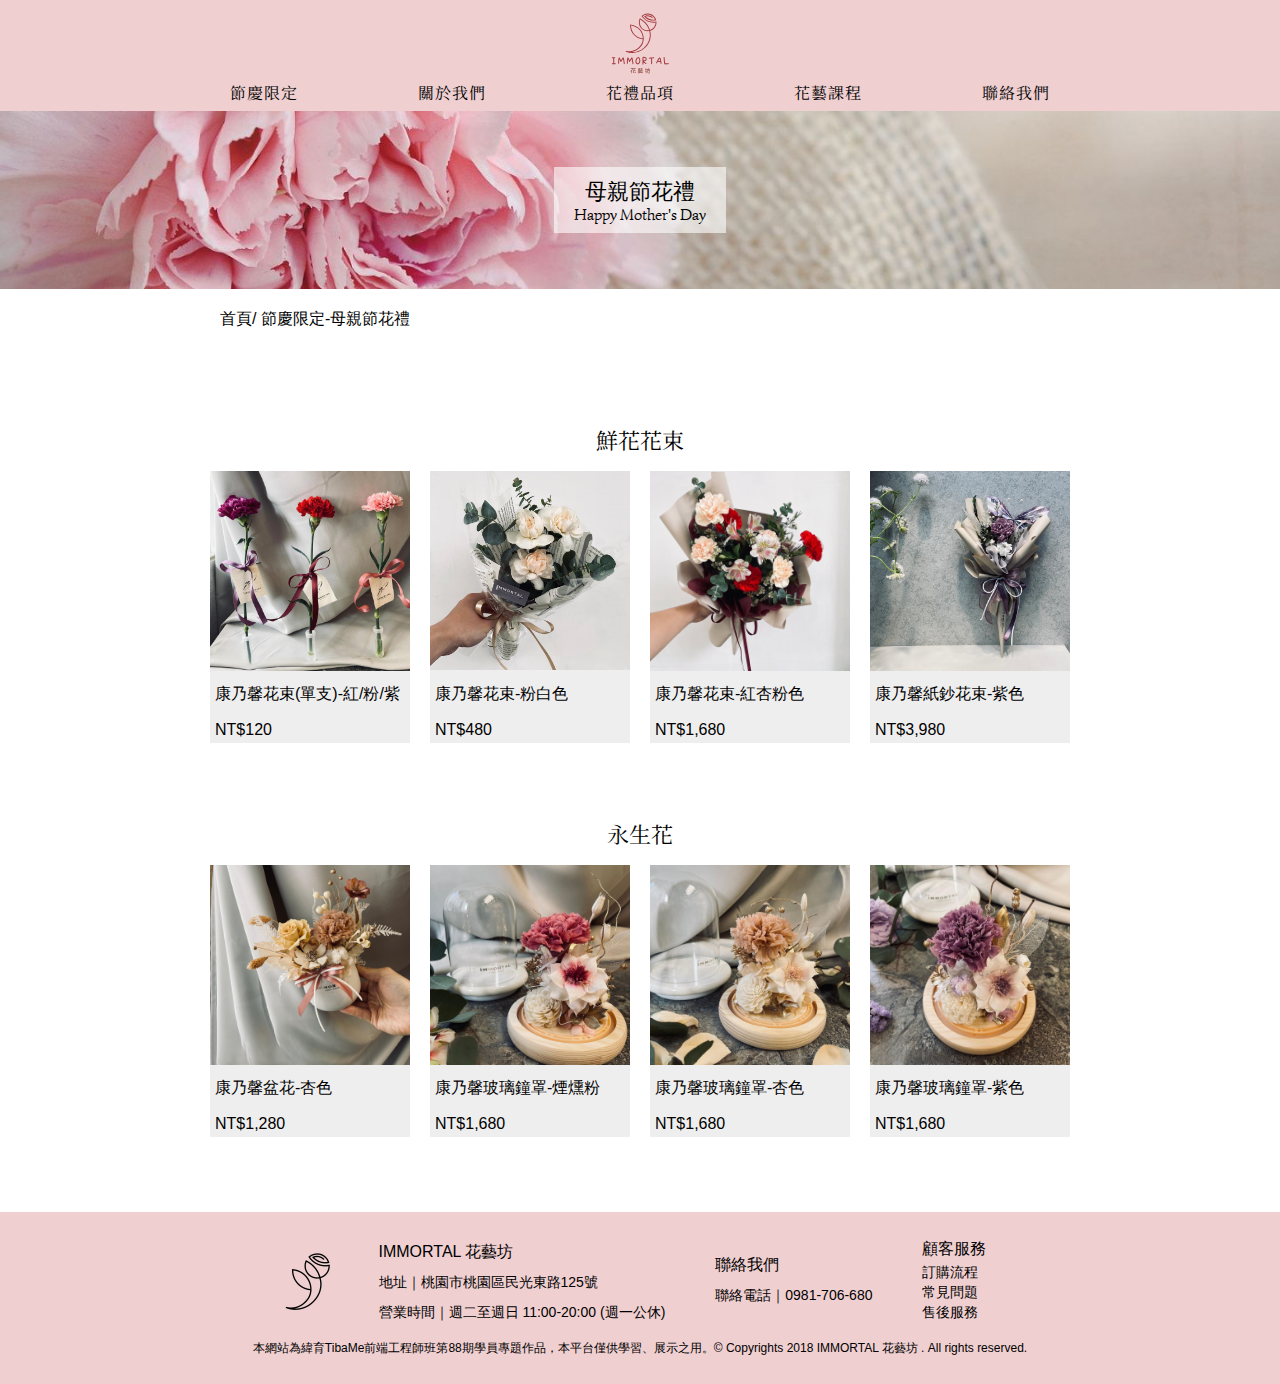
<file: festival.html>
<!DOCTYPE html>
<html lang="en">
<head>
    <meta charset="UTF-8">
    <meta name="viewport" content="width=device-width, initial-scale=1.0">
    <title>IMMORTAL 花藝坊</title>
    <!-------------------------icon------------------------->
    <link rel='stylesheet' href='https://cdn-uicons.flaticon.com/2.2.0/uicons-regular-rounded/css/uicons-regular-rounded.css'>
    <link rel='stylesheet' href='https://cdn-uicons.flaticon.com/2.3.0/uicons-brands/css/uicons-brands.css'>
    <link rel='stylesheet' href='https://cdn-uicons.flaticon.com/2.3.0/uicons-solid-rounded/css/uicons-solid-rounded.css'>
    <!---------------------Noto serif TC------------------>
    <link rel="preconnect" href="https://fonts.googleapis.com">
    <link rel="preconnect" href="https://fonts.gstatic.com" crossorigin>
    <link href="https://fonts.googleapis.com/css2?family=Noto+Serif+TC&display=swap" rel="stylesheet">
    <!----------------------Simonetta---------------------->
    <link rel="preconnect" href="https://fonts.googleapis.com">
    <link rel="preconnect" href="https://fonts.gstatic.com" crossorigin>
    <link href="https://fonts.googleapis.com/css2?family=Noto+Serif+TC&family=Simonetta:ital,wght@0,400;0,900;1,400;1,900&display=swap" rel="stylesheet">
    <!-------------------------css------------------------->
    <link rel="stylesheet" href="./CSS/reset.css">
    <link rel="stylesheet" href="./CSS/style-m.css">
    <!----------------------------------------------------->
</head>
<body>
    <!-- 第8區 聯繫我們 -->
    <div id="container-contact-us">
        <section class="section-contact-us">
            <div class="contact-us" id="lightBox">
                <h2>聯絡我們</h2>
                <div class="contact-info-list">
                    <div class="contact-info">
                        <h3>主題說明</h3>
                        <input type="text">
                    </div>
                    <div class="contact-info">
                        <h3>聯絡姓名</h3>
                        <input type="text">
                    </div>
                    <div class="contact-info">
                        <h3>聯絡電話</h3>
                        <input type="text">
                    </div>
                    <div class="contact-info">
                        <h3>Email</h3>
                        <input type="email">
                    </div>
                    <div class="contact-info">
                        <h3>內容描述</h3>
                        <textarea style="resize:none"></textarea>
                    </div>
                    <div class="send-out">
                        <button>送出</button>
                    </div>
                </div>
            </div>
        </section>
    </div>    
    <input type="checkbox" id="menu-switch">
    <header>
        <div class="header-nav">
            <div class="nav-logo">
                <a href="index.html">
                    <img src="images/banner-pic/logo-pink.svg" alt="logo">
                </a>
            </div>
            <nav class="nav-list">
                <a href="festival.html">節慶限定</a>
                <a href="aboutus.html">關於我們</a>
                <a href="product.html">花禮品項</a>
                <a href="course.html">花藝課程</a>
                <a href="#" id="contactus_button">聯絡我們</a>
            </nav>
            <div class="nav-icon">
                <div class="search-box" id="searchBox">
                    <input type="text" class="search-input" placeholder="尋找商品">
                </div>
                <a href="#" id="searchButton">
                    <i class="fi fi-rr-search"></i>
                </a>
                <a href="sign-in.html">
                    <i class="fi fi-rr-user"></i>
                </a>
                <a href="#">
                    <i class="fi fi-rr-shopping-cart"></i>
                </a>
            </div>
            <label for="menu-switch" class="hb">
                <span></span>
                <span></span>
                <span></span>
            </label>  
        </div>
        <div class="banner-pic">
            <img src="images/banner-pic/Banner-Festival.jpg" alt="導覽圖/母親節花禮">
            <div class="banner-txt">
                <h2>母親節花禮</h2>
                <h3>Happy Mother's Day</h3>
            </div>
        </div>
        <div class="nav-breadcrumb">
            <ol class="breadcrumb">
                <li class="breadcrumb-item">
                    <a href="index.html">首頁</a>
                </li>
                <li class="breadcrumb-item active" aria-current="page"> / 節慶限定-母親節花禮</li>
            </ol>
        </div>
        <script>
            var searchButton = document.getElementById("searchButton");
            var searchBox = document.getElementById("searchBox");
            searchButton.addEventListener("click", function () {
                searchBox.classList.toggle("active");
            });
            
            var contactus = document.getElementById("contactus_button");
            var container_contact_us = document.getElementById("container-contact-us");
            var section_contact_us = document.getElementsByClassName("section-contact-us")[0];
            
            contactus.addEventListener("click", function () {
                container_contact_us.style.display="block";
            });
            section_contact_us.addEventListener("click", function (e) {
                if(e.target.nodeName=="SECTION"){
                    container_contact_us.style.display="none";
                }
            });
        </script>
    </header>
    <section class="seasonal-festival">
        <div class="festival">
            <div class="product-categories">
                <div class="festival-item">
                    <h4>鮮花花束</h4>
                </div>
                <div class="product-cards">
                <div class="product-card">
                    <div class="product-card-pic">
                        <img src="images/festival-mother/carnation.png" alt="母親節花束">
                    </div>
                    <h5>康乃馨花束(單支)-紅/粉/紫</h5>
                    <p>NT$120</p>
                </div>
                <div class="product-card">
                    <div class="product-card-pic">
                        <img src="images/festival-mother/bouquet.jpg" alt="母親節花束">
                    </div>
                    <h5>康乃馨花束-粉白色</h5>
                    <p>NT$480</p>
                </div>
                <div class="product-card">
                    <div class="product-card-pic">
                        <img src="images/festival-mother/bouquet-red.jpg.png" alt="母親節花束">
                    </div>
                    <h5>康乃馨花束-紅杏粉色</h5>
                    <p>NT$1,680</p>
                </div>
                <div class="product-card">
                    <div class="product-card-pic">
                        <img src="images/festival-mother/Butterfly-bouquet.png" alt="母親節紙鈔花束">
                    </div>
                    <h5>康乃馨紙鈔花束-紫色</h5>
                    <p>NT$3,980</p>
                </div>
                </div>
            </div>
            <div class="product-categories">
                <div class="festival-item">
                    <h4>永生花</h4>
                </div>
                <div class="product-cards">
                <div class="product-card">
                    <a href="productinfo.html">
                    <div class="product-card-pic">
                        <img src="images/festival-mother/mother-flower.jpg" alt="母親節花束">
                    </div>
                    <h5>康乃馨盆花-杏色</h5>
                    <p>NT$1,280</p>
                    </a>
                </div>
                <div class="product-card">
                    <div class="product-card-pic">
                        <img src="images/festival-mother/glass-pink.png" alt="康乃馨玻璃鐘罩-煙燻粉">
                    </div>
                    <h5>康乃馨玻璃鐘罩-煙燻粉</h5>
                    <p>NT$1,680</p>
                </div>
                <div class="product-card">
                    <div class="product-card-pic">
                        <img src="images/festival-mother/glass-yellow.png" alt="康乃馨玻璃鐘罩-杏色">
                    </div>
                    <h5>康乃馨玻璃鐘罩-杏色</h5>
                    <p>NT$1,680</p>
                </div>
                <div class="product-card">
                    <div class="product-card-pic">
                        <img src="images/festival-mother/glass-purple.png" alt="康乃馨玻璃鐘罩-紫色">
                    </div>
                    <h5>康乃馨玻璃鐘罩-紫色</h5>
                    <p>NT$1,680</p>
                </div>
                </div>
            </div>
        </div>    
    </section>

    <!-- footer -->
    <footer>
        <div class="footer-item-list">
            <div class="footer-item">
                <div class="footer-logo">
                    <a href="index.html">
                        <img src="images/banner-pic/LOGO-footer.jpg" alt="logo設計圖">
                    </a>
                </div>
                <div class="footer-info">
                    <h3>IMMORTAL 花藝坊</h3>
                    <p> 地址｜桃園市桃園區民光東路125號</p>
                    <p> 營業時間｜週二至週日 11:00-20:00 (週一公休)</p>
                </div>
                <div class="footer-contact">
                    <h3>聯絡我們</h3>
                    <p> 聯絡電話｜0981-706-680</p>
                    <div class="footer-icon">
                        <a href="#"><i class="fi fi-brands-facebook"></i>
                        </a>
                        <a href="#"><i class="fi fi-brands-instagram"></i>
                        </a>
                    </div>
                </div>
                <div class="customer-service">
                    <h3>顧客服務</h3>
                    <a href="#">訂購流程</a>
                    <a href="#">常見問題</a>
                    <a href="#">售後服務</a>
                </div>
            </div>
            <div class="footer-copyrights">
                <p> 本網站為緯育TibaMe前端工程師班第88期學員專題作品，本平台僅供學習、展示之用。<span>© Copyrights 2018 IMMORTAL 花藝坊 . All rights
                        reserved.</span>
                </p>
            </div>
        </div>
    </footer>
</body>
</html>
</file>
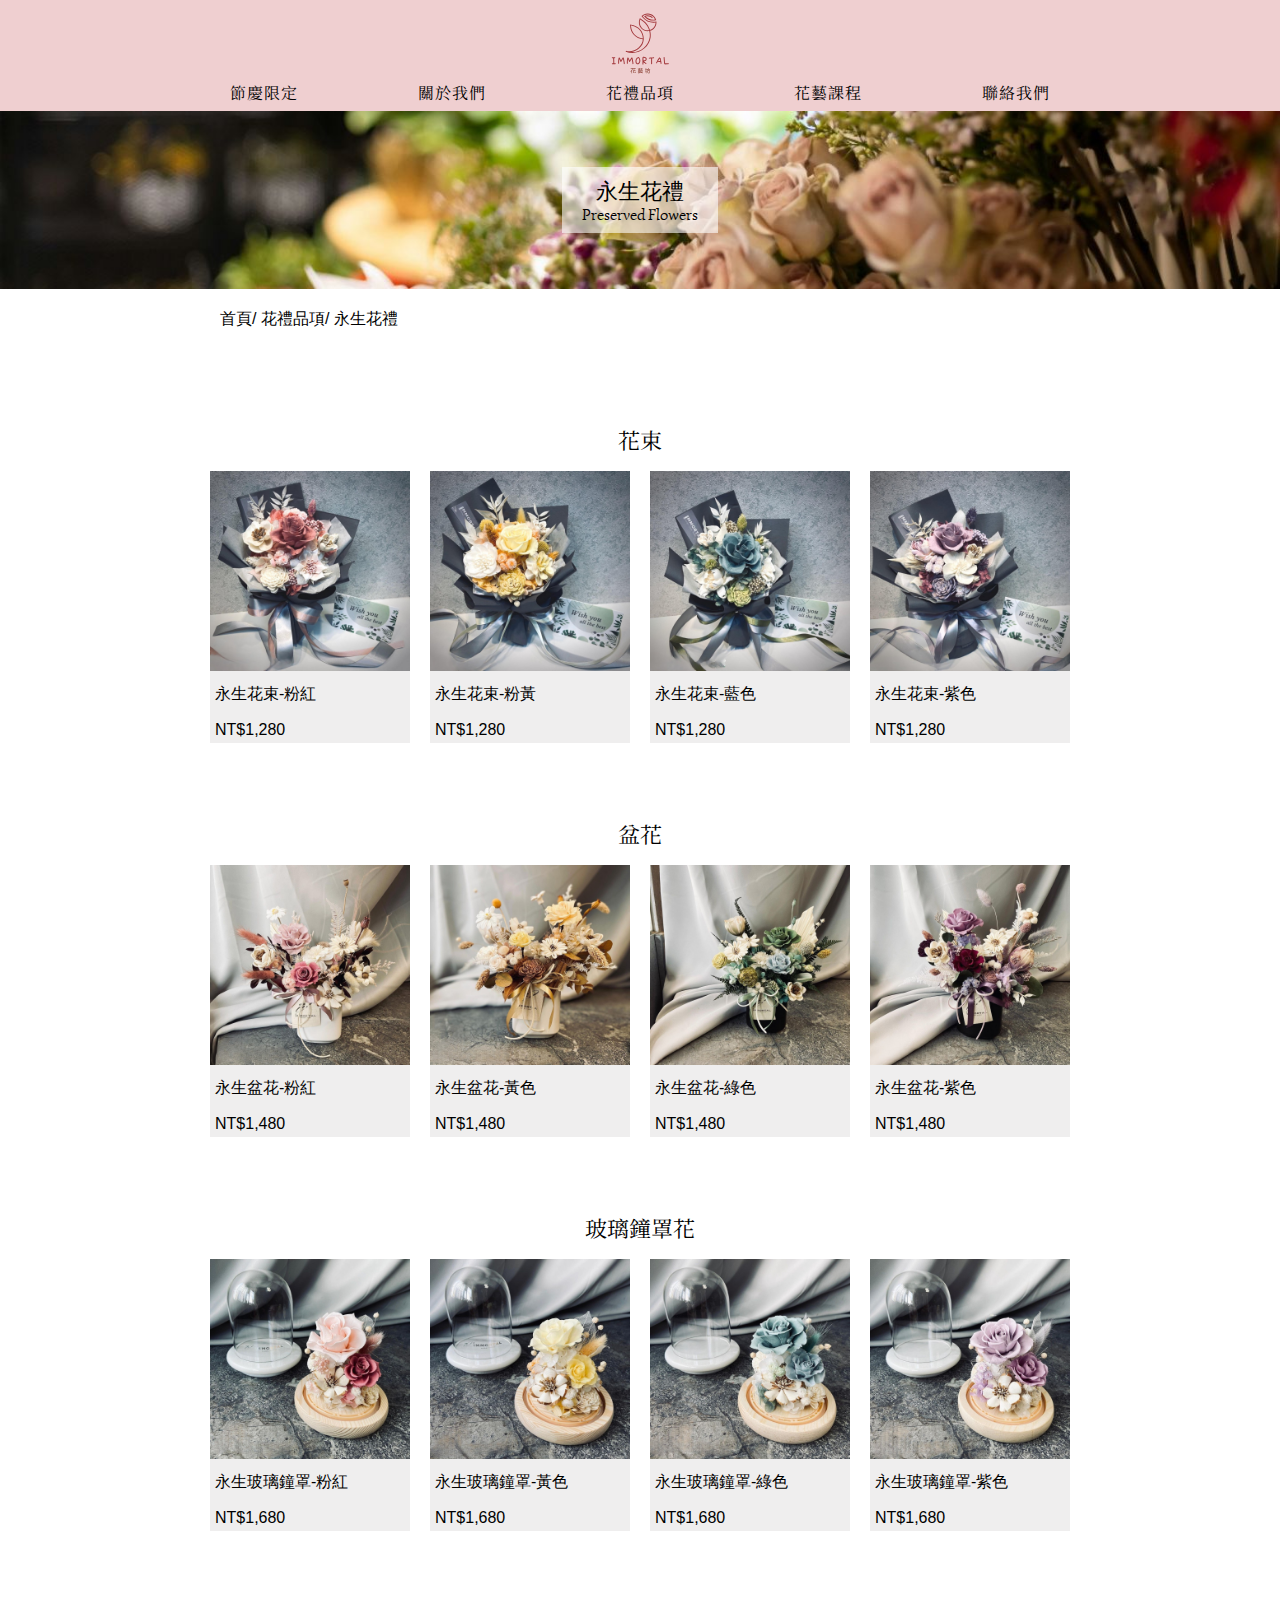
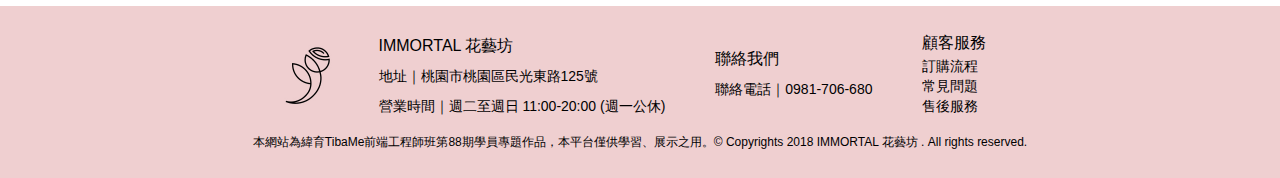
<file: product-preserved.html>
<!DOCTYPE html>
<html lang="en">
<head>
    <meta charset="UTF-8">
    <meta name="viewport" content="width=device-width, initial-scale=1.0">
    <title>IMMORTAL 花藝坊</title>
<!-------------------------icon------------------------->
<link rel='stylesheet' href='https://cdn-uicons.flaticon.com/2.2.0/uicons-regular-rounded/css/uicons-regular-rounded.css'>
<link rel='stylesheet' href='https://cdn-uicons.flaticon.com/2.3.0/uicons-brands/css/uicons-brands.css'>
<link rel='stylesheet' href='https://cdn-uicons.flaticon.com/2.3.0/uicons-solid-rounded/css/uicons-solid-rounded.css'>
<!---------------------Noto serif TC------------------>
<link rel="preconnect" href="https://fonts.googleapis.com">
<link rel="preconnect" href="https://fonts.gstatic.com" crossorigin>
<link href="https://fonts.googleapis.com/css2?family=Noto+Serif+TC&display=swap" rel="stylesheet">
<!----------------------Simonetta---------------------->
<link rel="preconnect" href="https://fonts.googleapis.com">
<link rel="preconnect" href="https://fonts.gstatic.com" crossorigin>
<link href="https://fonts.googleapis.com/css2?family=Noto+Serif+TC&family=Simonetta:ital,wght@0,400;0,900;1,400;1,900&display=swap" rel="stylesheet">
<!-------------------------css------------------------->
<link rel="stylesheet" href="./CSS/reset.css">
<link rel="stylesheet" href="./CSS/style-m.css">
<!----------------------------------------------------->
</head>
<body>
        <!-- 第8區 聯繫我們 -->
        <div id="container-contact-us">
            <section class="section-contact-us">
                <div class="contact-us" id="lightBox">
                <h2>聯絡我們</h2>
                <div class="contact-info-list">
                        <div class="contact-info">
                            <h3>主題說明</h3>
                            <input type="text">
                        </div>
                        <div class="contact-info">
                            <h3>聯絡姓名</h3>
                            <input type="text">
                        </div>
                        <div class="contact-info">
                            <h3>聯絡電話</h3>
                            <input type="text">
                        </div>
                        <div class="contact-info">
                            <h3>Email</h3>
                            <input type="email">
                        </div>
                        <div class="contact-info">
                            <h3>內容描述</h3>
                            <textarea style="resize:none"></textarea>
                        </div>
                        <div class="send-out">
                            <button>送出</button>
                        </div>
                    </div>
                </div>
            </section>
        </div>
    <input type="checkbox" id="menu-switch">
    <header>
        <div class="header-nav">
            <div class="nav-logo">
                <a href="index.html">
                    <img src="images/banner-pic/logo-pink.svg" alt="logo">
                </a>
            </div>
            <nav class="nav-list">
                <a href="festival.html">節慶限定</a>
                <a href="aboutus.html">關於我們</a>
                <a href="product.html">花禮品項</a>
                <a href="course.html">花藝課程</a>
                <a href="#" id="contactus_button">聯絡我們</a>
            </nav>
            <div class="nav-icon">
                <div class="search-box" id="searchBox">
                    <input type="text" class="search-input" placeholder="尋找商品">
                </div>
                <a href="#" id="searchButton">
                    <i class="fi fi-rr-search"></i>
                </a>
                <a href="sign-in.html">
                    <i class="fi fi-rr-user"></i>
                </a>
                <a href="#">
                    <i class="fi fi-rr-shopping-cart"></i>
                </a>
            </div>
            <label for="menu-switch" class="hb">
                <span></span>
                <span></span>
                <span></span>
            </label> 
        </div>
        <script>
            var searchButton = document.getElementById("searchButton");
            var searchBox = document.getElementById("searchBox");
            searchButton.addEventListener("click", function () {
                searchBox.classList.toggle("active");
            });
            
            var contactus = document.getElementById("contactus_button");
            var container_contact_us = document.getElementById("container-contact-us");
            var section_contact_us = document.getElementsByClassName("section-contact-us")[0];
            
            contactus.addEventListener("click", function () {
                container_contact_us.style.display="block";
            });
            section_contact_us.addEventListener("click", function (e) {
                if(e.target.nodeName=="SECTION"){
                    container_contact_us.style.display="none";
                }
            });
        </script>
        <div class="banner-pic">
                <img src="images/banner-pic/Banner-pic-Preserved-Flowers.jpg" alt="永生花禮">
                <div class="banner-txt">
                    <h2>永生花禮</h2>
                    <h3>Preserved Flowers</h3>
                </div>
        </div>
        <div class="nav-breadcrumb">
                <ol class="breadcrumb">
                    <li class="breadcrumb-item">
                        <a href="index.html">首頁</a>
                    </li>
                    <li class="breadcrumb-item">
                        <a href="index.html">/ 花禮品項</a>
                    </li>
                    <li class="breadcrumb-item active" aria-current="page">/ 永生花禮</li>
                </ol>
        </div>
    </header>
    <section class="seasonal-festival">
        <div class="festival">
            <div class="product-categories">
                <div class="festival-item">
                    <h4>花束</h4>
                </div>
                <div class="product-cards">
                    <div class="product-card">
                        <div class="product-card-pic">
                            <img src="images/Preserve- Flowers/bouquet-pink.png" alt="永生花束">
                        </div>
                        <h5>永生花束-粉紅</h5>
                        <p>NT$1,280</p>
                    </div>
                <div class="product-card">
                    <div class="product-card-pic">
                        <img src="images/Preserve- Flowers/bouquet-yellow.png" alt="永生花束">
                    </div>
                    <h5>永生花束-粉黃</h5>
                    <p>NT$1,280</p>
                </div>
                <div class="product-card">
                    <div class="product-card-pic">
                        <img src="images/Preserve- Flowers/bouquet-blue.png" alt="永生花束">
                    </div>
                    <h5>永生花束-藍色</h5>
                    <p>NT$1,280</p>
                </div>
                <div class="product-card">
                    <div class="product-card-pic">
                        <img src="images/Preserve- Flowers/bouquet-purple.png" alt="永生花束">
                    </div>
                        <h5>永生花束-紫色</h5>
                        <p>NT$1,280</p>
                    </div>
                </div>
            </div>
            <div id="preserved-flowers" class="product-categories">
                <div class="festival-item">
                    <h4>盆花</h4>
                </div>
                <div class="product-cards">
                    <div class="product-card">
                        <div class="product-card-pic">
                        <img src="images/Preserve- Flowers/potted-pink.png" alt="永生盆花">
                        </div>
                        <h5>永生盆花-粉紅</h5>
                        <p>NT$1,480</p>
                    </div>
                    <div class="product-card">
                        <div class="product-card-pic">
                            <img src="images/Preserve- Flowers/potted-yellow.png" alt="永生盆花">
                        </div>
                        <h5>永生盆花-黃色</h5>
                        <p>NT$1,480</p>
                    </div>
                    <div class="product-card">
                        <div class="product-card-pic">
                            <img src="images/Preserve- Flowers/potted-green.png" alt="永生盆花">
                        </div>
                        <h5>永生盆花-綠色</h5>
                        <p>NT$1,480</p>
                    </div>
                    <div class="product-card">
                        <div class="product-card-pic">
                            <img src="images/Preserve- Flowers/potted-purple.png" alt="永生盆花">
                        </div>
                        <h5>永生盆花-紫色</h5>
                        <p>NT$1,480</p>
                    </div>
                </div>
            </div>
            <div class="product-categories">
                <div class="festival-item">
                <h4>玻璃鐘罩花</h4>
                </div>
                <div class="product-cards">
                <div class="product-card">
                    <div class="product-card-pic">
                        <img src="images/Preserve- Flowers/pink.png" alt="永生玻璃鐘罩">
                    </div>
                    <h5>永生玻璃鐘罩-粉紅</h5>
                    <p>NT$1,680</p>
                </div>
                <div class="product-card">
                    <div class="product-card-pic">
                        <img src="images/Preserve- Flowers/yellow.png" alt="永生玻璃鐘罩">
                    </div>
                    <h5>永生玻璃鐘罩-黃色</h5>
                    <p>NT$1,680</p>
                </div>
                <div class="product-card">
                    <div class="product-card-pic">
                        <img src="images/Preserve- Flowers/green.png" alt="永生玻璃鐘罩">
                    </div>
                    <h5>永生玻璃鐘罩-綠色</h5>
                    <p>NT$1,680</p>
                </div>
                <div class="product-card">
                    <div class="product-card-pic">
                        <img src="images/Preserve- Flowers/purple.png" alt="永生玻璃鐘罩">
                    </div>
                    <h5>永生玻璃鐘罩-紫色</h5>
                    <p>NT$1,680</p>
                </div>
                </div>
            </div>
        </div>    
    </section>

    <!-- footer -->
    <footer>
        <div class="footer-item-list">
            <div class="footer-item">
                <div class="footer-logo">
                    <a href="index.html">
                        <img src="images/banner-pic/LOGO-footer.jpg" alt="logo設計圖">
                    </a>
                </div>
                <div class="footer-info">
                    <h3>IMMORTAL 花藝坊</h3>
                    <p> 地址｜桃園市桃園區民光東路125號</p>
                    <p> 營業時間｜週二至週日 11:00-20:00 (週一公休)</p>
                </div>
                <div class="footer-contact">
                    <h3>聯絡我們</h3>
                    <p> 聯絡電話｜0981-706-680</p>
                    <div class="footer-icon">
                        <a href="#"><i class="fi fi-brands-facebook"></i>
                        </a>
                        <a href="#"><i class="fi fi-brands-instagram"></i>
                        </a>
                    </div>
                </div>
                <div class="customer-service">
                    <h3>顧客服務</h3>
                    <a href="#">訂購流程</a>
                    <a href="#">常見問題</a>
                    <a href="#">售後服務</a>
                </div>
            </div>
            <div class="footer-copyrights">
                <p> 本網站為緯育TibaMe前端工程師班第88期學員專題作品，本平台僅供學習、展示之用。<span>© Copyrights 2018 IMMORTAL 花藝坊 . All rights
                        reserved.</span>
                </p>
            </div>
        </div>
    </footer>
</body>
</html>
</file>
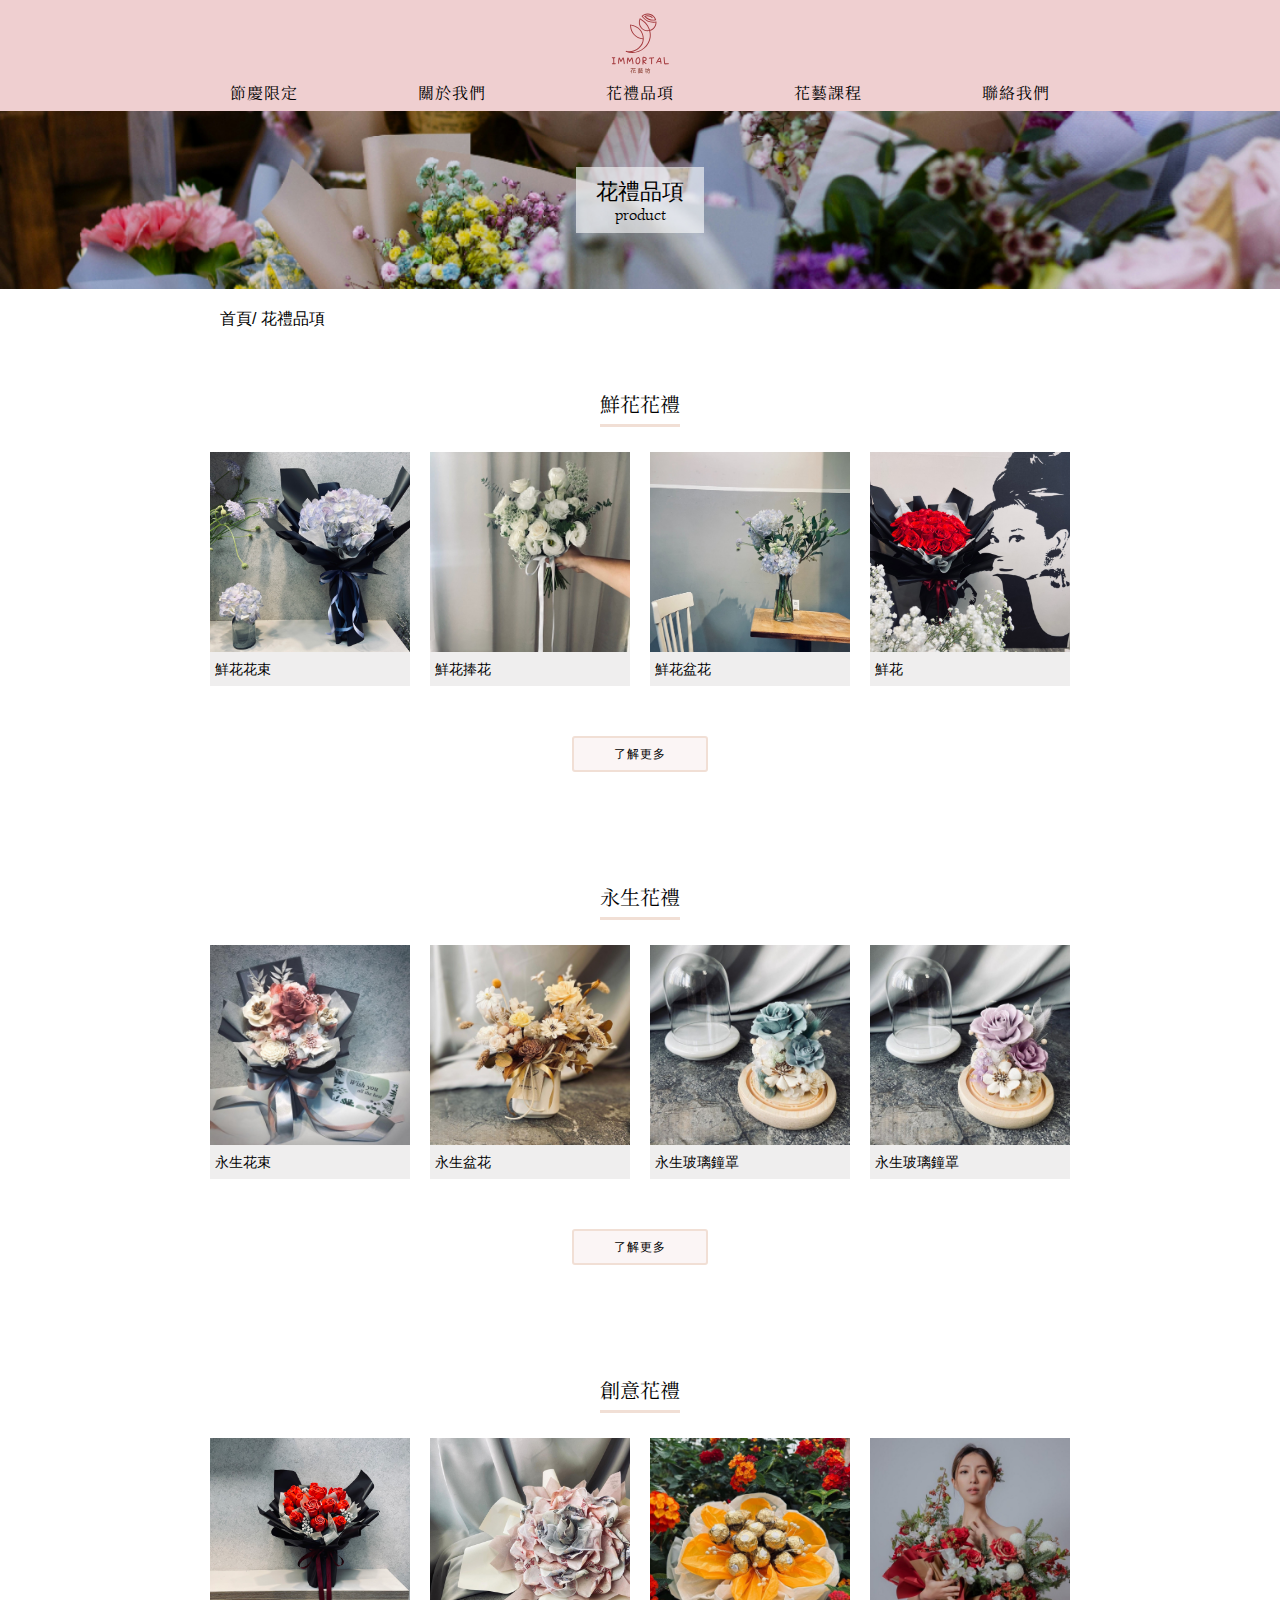
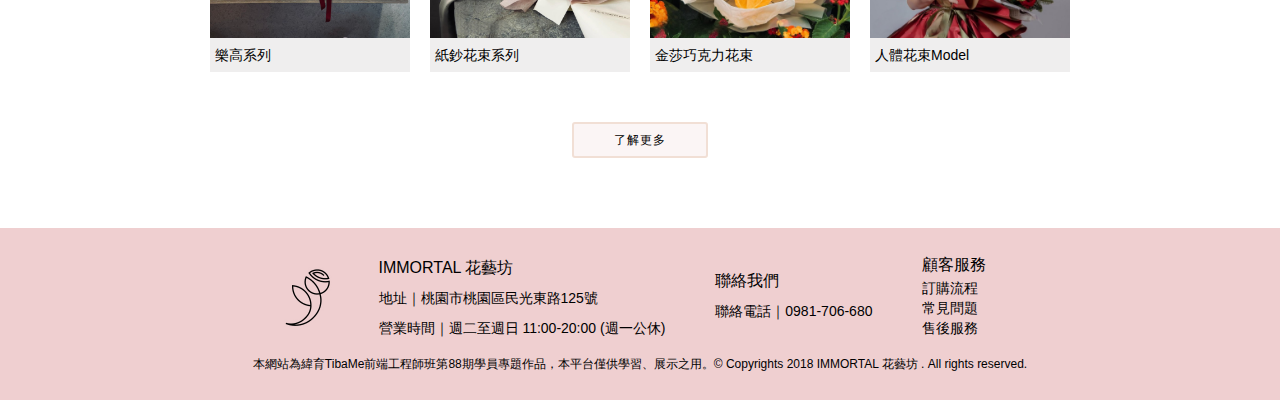
<file: product.html>
<!DOCTYPE html>
<html lang="en">
<head>
    <meta charset="UTF-8">
    <meta name="viewport" content="width=device-width, initial-scale=1.0">
    <title>IMMORTAL 花藝坊</title>
    <!-------------------------icon------------------------->
    <link rel='stylesheet' href='https://cdn-uicons.flaticon.com/2.2.0/uicons-regular-rounded/css/uicons-regular-rounded.css'>
    <link rel='stylesheet' href='https://cdn-uicons.flaticon.com/2.3.0/uicons-brands/css/uicons-brands.css'>
    <link rel='stylesheet' href='https://cdn-uicons.flaticon.com/2.3.0/uicons-solid-rounded/css/uicons-solid-rounded.css'>
    <!---------------------Noto serif TC------------------>
    <link rel="preconnect" href="https://fonts.googleapis.com">
    <link rel="preconnect" href="https://fonts.gstatic.com" crossorigin>
    <link href="https://fonts.googleapis.com/css2?family=Noto+Serif+TC&display=swap" rel="stylesheet">
    <!----------------------Simonetta---------------------->
    <link rel="preconnect" href="https://fonts.googleapis.com">
    <link rel="preconnect" href="https://fonts.gstatic.com" crossorigin>
    <link href="https://fonts.googleapis.com/css2?family=Noto+Serif+TC&family=Simonetta:ital,wght@0,400;0,900;1,400;1,900&display=swap" rel="stylesheet">
    <!-------------------------css------------------------->
    <link rel="stylesheet" href="./CSS/reset.css">
    <link rel="stylesheet" href="./CSS/style-m.css">
    <!----------------------------------------------------->
    <link rel="stylesheet" href="./CSS/reset.css">
    <link rel="stylesheet" href="./CSS/style-m.css">
</head>
<body>
    <!-- 第8區 聯繫我們 -->
    <div id="container-contact-us">
            <section class="section-contact-us">
                <div class="contact-us" id="lightBox">
                <h2>聯絡我們</h2>
                <div class="contact-info-list">
                        <div class="contact-info">
                            <h3>主題說明</h3>
                            <input type="text">
                        </div>
                        <div class="contact-info">
                            <h3>聯絡姓名</h3>
                            <input type="text">
                        </div>
                        <div class="contact-info">
                            <h3>聯絡電話</h3>
                            <input type="text">
                        </div>
                        <div class="contact-info">
                            <h3>Email</h3>
                            <input type="email">
                        </div>
                        <div class="contact-info">
                            <h3>內容描述</h3>
                            <textarea style="resize:none"></textarea>
                        </div>
                        <div class="send-out">
                            <button>送出</button>
                        </div>
                    </div>
                </div>
            </section>
    </div>
    <input type="checkbox" id="menu-switch">
    <header>
        <div class="header-nav">
            <div class="nav-logo">
                <a href="index.html">
                    <img src="images/banner-pic/logo-pink.svg" alt="logo">
                </a>
            </div>
            <nav class="nav-list">
                <a href="festival.html">節慶限定</a>
                <a href="aboutus.html">關於我們</a>
                <a href="product.html">花禮品項</a>
                <a href="course.html">花藝課程</a>
                <a href="#" id="contactus_button">聯絡我們</a>
            </nav>
            <div class="nav-icon">
                <div class="search-box" id="searchBox">
                    <input type="text" class="search-input" placeholder="尋找商品">
                </div>
                <a href="#" id="searchButton">
                    <i class="fi fi-rr-search"></i>
                </a>
                <a href="sign-in.html">
                    <i class="fi fi-rr-user"></i>
                </a>
                <a href="#">
                    <i class="fi fi-rr-shopping-cart"></i>
                </a>
            </div>
            <label for="menu-switch" class="hb">
                <span></span>
                <span></span>
                <span></span>
            </label> 
            <script>
                var searchButton = document.getElementById("searchButton");
                var searchBox = document.getElementById("searchBox");
                searchButton.addEventListener("click", function () {
                    searchBox.classList.toggle("active");
                });
                
                var contactus = document.getElementById("contactus_button");
                var container_contact_us = document.getElementById("container-contact-us");
                var section_contact_us = document.getElementsByClassName("section-contact-us")[0];
                
                contactus.addEventListener("click", function () {
                    container_contact_us.style.display="block";
                });
                section_contact_us.addEventListener("click", function (e) {
                    if(e.target.nodeName=="SECTION"){
                        container_contact_us.style.display="none";
                    }
                });
            </script>
        </div>

        <div class="banner-pic">
            <img src="images/banner-pic/course.jpg" alt="導覽圖/花禮品項">
            <div class="banner-txt">
                <h2>花禮品項</h2>
                <h3>product</h3>
            </div>
        </div>

        <div class="nav-breadcrumb">
            <ol class="breadcrumb">
                <li class="breadcrumb-item">
                    <a href="index.html">首頁</a>
                </li>
                <li class="breadcrumb-item active" aria-current="page"> / 花禮品項</li>
            </ol>
        </div>
    </header>
    <section class="section-products">
        <div class="products">
            <div class="products-categories">
                <div class="products-item">
                    <span>鮮花花禮</span>
                </div>
                <div class="products-card-list">
                    <div class="products-card">
                        <div class="products-card-pic">
                            <img src="images/fresh flower/blue-flower.jpg" alt="鮮花花束">
                        </div>
                        <h4>鮮花花束</h4>
                    </div>
                    <div class="products-card">
                        <div class="products-card-pic">
                            <img src="images/fresh flower/bouquet.png" alt="鮮花捧花">
                        </div>
                        <h4>鮮花捧花</h4>
                    </div>
                    <div class="products-card">
                        <div class="products-card-pic">
                            <img src="images/fresh flower/blue-fl.jpg" alt="鮮花盆花">
                        </div>
                        <h4>鮮花盆花</h4>
                    </div>
                    <div class="products-card">
                        <div class="products-card-pic">
                            <img src="images/fresh flower/red-f.jpg" alt="鮮花">
                        </div>
                        <h4>鮮花</h4>
                    </div>
                </div>
                <div class="products-more">
                    <a href="#">了解更多</a>
                </div>
            </div>
            <div id="preserved-flowers" class="products-categories">
                <div class="products-item">
                    <span>永生花禮</span>
                </div>
                <div class="products-card-list">
                    <div class="products-card">
                        <div class="products-card-pic">
                            <img src="images/Preserve- Flowers/bouquet-pink.png" alt="永生花束">
                        </div>
                        <h4>永生花束</h4>
                    </div>
                    <div class="products-card">
                        <div class="product-card-pic">
                            <img src="images/Preserve- Flowers/potted-yellow.png" alt="永生盆花">
                        </div>
                        <h4>永生盆花</h4>
                    </div>
                    <div class="products-card">
                        <div class="products-card-pic">
                            <img src="images/Preserve- Flowers/green.png" alt="永生花">
                        </div>
                        <h4>永生玻璃鐘罩</h4>
                    </div>
                    <div class="products-card">
                        <div class="products-card-pic">
                            <img src="images/Preserve- Flowers/purple.png" alt="永生玻璃">
                        </div>
                        <h4>永生玻璃鐘罩</h4>
                    </div>
                </div>
                <div class="products-more">
                    <a href="product-preserved.html">了解更多</a>
                </div>
            </div>
            <div class="products-categories">
                <div class="products-item">
                    <span>創意花禮</span>
                </div>
                <div class="products-card-list">
                    <div class="products-card">
                        <div class="products-card-pic">
                            <img src="images/Creative flower gifts/lego red  rose.jpg" alt="樂高花束">
                        </div>
                        <h4>樂高系列</h4>
                        </div>
                    <div class="products-card">
                        <div class="products-card-pic">
                            <img src="images/Creative flower gifts/banknote- flowers.png" alt="紙鈔花束系列">
                        </div>
                        <h4>紙鈔花束系列</h4>
                    </div>
                    <div class="products-card">
                        <div class="products-card-pic">
                            <img src="images/Creative flower gifts/creative-ch.png" alt="金莎巧克力花束">
                        </div>
                        <h4>金莎巧克力花束</h4>
                    </div>
                    <div class="products-card">
                        <div class="products-card-pic">
                            <img src="images/Creative flower gifts/creative.png" alt="創意花禮">
                        </div>
                        <h4>人體花束Model</h4>
                    </div>
                </div>
                <div class="products-more">
                    <a href="#">了解更多</a>
                </div>
            </div>
        </div>    
    </section>
    

    <!-- footer -->
    <footer>
        <div class="footer-item-list">
            <div class="footer-item">
                <div class="footer-logo">
                    <a href="index.html">
                        <img src="images/banner-pic/LOGO-footer.jpg" alt="logo設計圖">
                    </a>
                </div>
                <div class="footer-info">
                    <h3>IMMORTAL 花藝坊</h3>
                    <p> 地址｜桃園市桃園區民光東路125號</p>
                    <p> 營業時間｜週二至週日 11:00-20:00 (週一公休)</p>
                </div>
                <div class="footer-contact">
                    <h3>聯絡我們</h3>
                    <p> 聯絡電話｜0981-706-680</p>
                    <div class="footer-icon">
                        <a href="#"><i class="fi fi-brands-facebook"></i>
                        </a>
                        <a href="#"><i class="fi fi-brands-instagram"></i>
                        </a>
                    </div>
                </div>
                <div class="customer-service">
                    <h3>顧客服務</h3>
                    <a href="#">訂購流程</a>
                    <a href="#">常見問題</a>
                    <a href="#">售後服務</a>
                </div>
            </div>
            <div class="footer-copyrights">
                <p> 本網站為緯育TibaMe前端工程師班第88期學員專題作品，本平台僅供學習、展示之用。<span>© Copyrights 2018 IMMORTAL 花藝坊 . All rights
                        reserved.</span>
                </p>
            </div>
        </div>
    </footer>
</body>
</html>
</file>
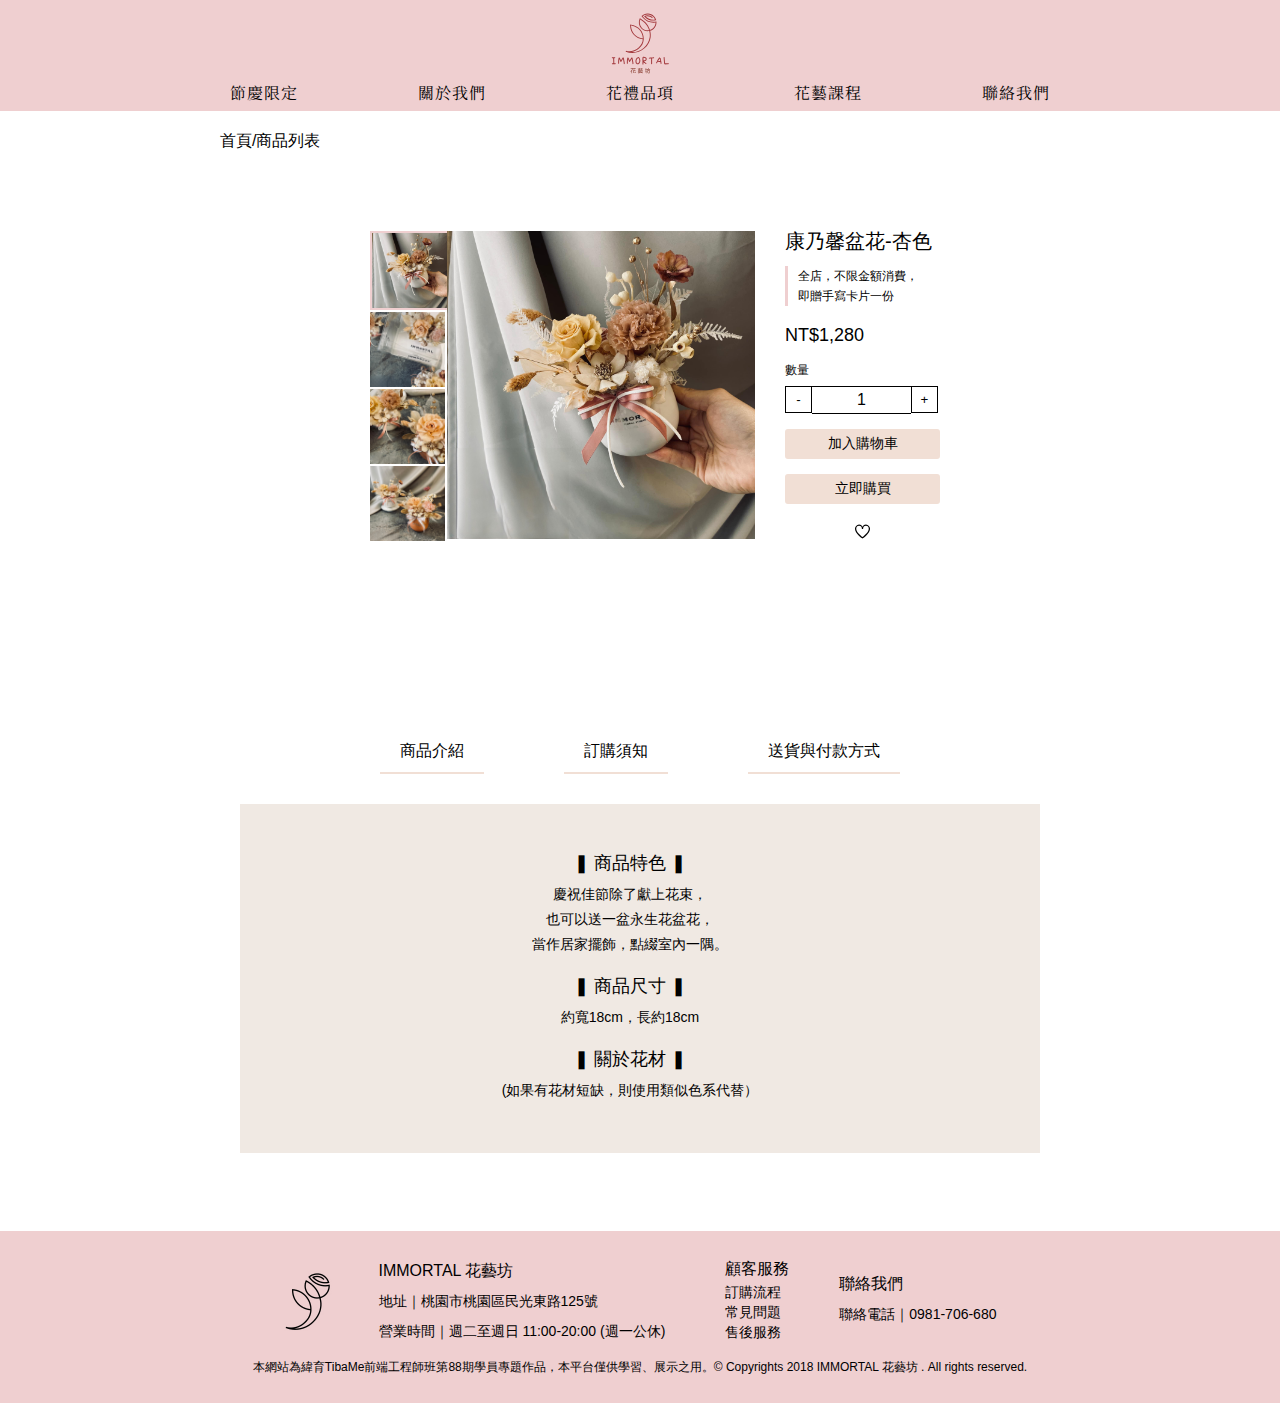
<file: productinfo.html>
<!DOCTYPE html>
<html lang="en">
<head>
    <meta charset="UTF-8">
    <meta name="viewport" content="width=device-width, initial-scale=1.0">
    <title>IMMORTAL 花藝坊</title>
<!-------------------------icon------------------------->
<link rel='stylesheet' href='https://cdn-uicons.flaticon.com/2.2.0/uicons-regular-rounded/css/uicons-regular-rounded.css'>
<link rel='stylesheet' href='https://cdn-uicons.flaticon.com/2.3.0/uicons-brands/css/uicons-brands.css'>
<link rel='stylesheet' href='https://cdn-uicons.flaticon.com/2.3.0/uicons-solid-rounded/css/uicons-solid-rounded.css'>
<!---------------------Noto serif TC------------------>
<link rel="preconnect" href="https://fonts.googleapis.com">
<link rel="preconnect" href="https://fonts.gstatic.com" crossorigin>
<link href="https://fonts.googleapis.com/css2?family=Noto+Serif+TC&display=swap" rel="stylesheet">
<!----------------------Simonetta---------------------->
<link rel="preconnect" href="https://fonts.googleapis.com">
<link rel="preconnect" href="https://fonts.gstatic.com" crossorigin>
<link href="https://fonts.googleapis.com/css2?family=Noto+Serif+TC&family=Simonetta:ital,wght@0,400;0,900;1,400;1,900&display=swap" rel="stylesheet">
<!-------------------------css------------------------->
<link rel="stylesheet" href="./CSS/reset.css">
<link rel="stylesheet" href="./CSS/style-m.css">
<!------------------------- JS ------------------------->
<script src="./JS/course-picture.js"></script>
</head>
<body>
    <!-- 第8區 聯繫我們 -->
    <div id="container-contact-us">
            <section class="section-contact-us">
                <div class="contact-us" id="lightBox">
                <h2>聯絡我們</h2>
                <div class="contact-info-list">
                        <div class="contact-info">
                            <h3>主題說明</h3>
                            <input type="text">
                        </div>
                        <div class="contact-info">
                            <h3>聯絡姓名</h3>
                            <input type="text">
                        </div>
                        <div class="contact-info">
                            <h3>聯絡電話</h3>
                            <input type="text">
                        </div>
                        <div class="contact-info">
                            <h3>Email</h3>
                            <input type="email">
                        </div>
                        <div class="contact-info">
                            <h3>內容描述</h3>
                            <textarea style="resize:none"></textarea>
                        </div>
                        <div class="send-out">
                            <button>送出</button>
                        </div>
                    </div>
                </div>
            </section>
    </div>
    <input type="checkbox" id="menu-switch">
    <header>
        <div class="header-nav">
            <div class="nav-logo">
                <a href="index.html">
                    <img src="images/banner-pic/logo-pink.svg" alt="logo">
                </a>
            </div>
            <nav class="nav-list">
                <a href="festival.html">節慶限定</a>
                <a href="aboutus.html">關於我們</a>
                <a href="product.html">花禮品項</a>
                <a href="course.html">花藝課程</a>
                <a href="#" id="contactus_button">聯絡我們</a>
            </nav>
            <div class="nav-icon">
                <div class="search-box" id="searchBox">
                    <input type="text" class="search-input" placeholder="尋找商品">
                </div>
                <a href="#" id="searchButton">
                    <i class="fi fi-rr-search"></i>
                </a>
                <a href="sign-in.html">
                    <i class="fi fi-rr-user"></i>
                </a>
                <a href="#">
                    <i class="fi fi-rr-shopping-cart"></i>
                </a>
            </div>
            <label for="menu-switch" class="hb">
                <span></span>
                <span></span>
                <span></span>
            </label>  
        </div>
        <div class="nav-breadcrumb">
            <ol class="breadcrumb">
                <li class="breadcrumb-item">
                    <a href="index.html">首頁</a>
                </li>
                <li class="breadcrumb-item active" aria-current="page">/商品列表</li>
            </ol>
        </div>
        <script>
            var searchButton = document.getElementById("searchButton");
            var searchBox = document.getElementById("searchBox");
            searchButton.addEventListener("click", function () {
                searchBox.classList.toggle("active");
            });
            
            var contactus = document.getElementById("contactus_button");
            var container_contact_us = document.getElementById("container-contact-us");
            var section_contact_us = document.getElementsByClassName("section-contact-us")[0];
            
            contactus.addEventListener("click", function () {
                container_contact_us.style.display="block";
            });
            section_contact_us.addEventListener("click", function (e) {
                if(e.target.nodeName=="SECTION"){
                    container_contact_us.style.display="none";
                }
            });
        </script>
    </header>
    <section class="section-purchase-course">
        <div class="purchase-course-info">
            <div class="purchase-course-pic">
                <div class="purchase-course-pic-s">
                    <img id="small_image_1" src="images/festival-mother/mother-flower.jpg" alt="康乃馨盆花-杏色">    
                    <img id="small_image_2" src="images/festival-mother/mother_flower.png" alt="康乃馨盆花-杏色">  
                    <img id="small_image_3" src="images/festival-mother/motherflower.png" alt="康乃馨盆花-杏色"> 
                    <img id="small_image_4" src="images/festival-mother/motherflowers.png" alt="康乃馨盆花-杏色"> 
                </div>
                <div class="purchase-course-pic-m">
                    <img id="big_image_1" src="images/festival-mother/mother-flower.jpg" alt="康乃馨盆花-杏色">       
                    <img id="big_image_2" src="images/festival-mother/mother_flower.png" alt="康乃馨盆花-杏色">    
                    <img id="big_image_3" src="images/festival-mother/motherflower.png" alt="康乃馨盆花-杏色"> 
                    <img id="big_image_4" src="images/festival-mother/motherflowers.png" alt="康乃馨盆花-杏色"> 
                </div>
            </div>
            <div class="purchase-product-infom">
                <div class="purchase-product-txt">
                    <h2>康乃馨盆花-杏色</h2>
                    <p>全店，不限金額消費，</p>
                    <p>即贈手寫卡片一份</p>
                    <span>NT$1,280</span>
                </div>    
                <div class="purchase-product-quantity">
                    <p>數量</p>
                    <div class="product-quantity">
                        <button>-</button>
                        <div class="number">1</div>
                        <button>+</button>
                    </div>
                </div>
                <div class="purchase-product-cart">
                    <button>加入購物車</button>
                </div>
                <div class="purchase-product-cart">
                    <button>立即購買</button>
                </div>
                <div class="purchase-product-favorites">
                    <div class="favorites-pic">
                        <img src="./images/material/heart-w.svg" alt="加入我的最愛"> 
                    </div>
                </div>
            </div>
        </div>
    </section>
    <section class="section-service-item-list">
        <div class="product-service-item-list">
            <div class="service-item" 
                role="group" aria-label="Basic outlined example">
                <button type="button" class="btn btn-outline-primary">商品介紹</button>
                <button type="button" class="btn btn-outline-primary">訂購須知</button>
                <button type="button" class="btn btn-outline-primary">送貨與付款方式</button>
            </div>
            <div class="product-service-info">
                <h4>❚ 商品特色 ❚</h4>
                <p> 慶祝佳節除了獻上花束，<br>
                    也可以送一盆永生花盆花，<br>
                    當作居家擺飾，點綴室內一隅。
                </p>
                <h4>❚ 商品尺寸 ❚</h4>
                <p> 約寬18cm，長約18cm<br>
                </p>
                <h4>❚ 關於花材 ❚</h4>
                <p> 
                    (如果有花材短缺，則使用類似色系代替）
                </p>
            </div>
        </div>
    </section>
    <!-- footer -->
    <footer>
        <div class="footer-item-list">
            <div class="footer-item">
                <div class="footer-logo">
                    <img src="images/banner-pic/LOGO-footer.jpg" alt="logo設計圖">
                </div>
                <div class="footer-info">
                    <h3>IMMORTAL 花藝坊</h3>
                    <p> 地址｜桃園市桃園區民光東路125號</p>
                    <p> 營業時間｜週二至週日 11:00-20:00 (週一公休)</p>
                </div>
                <div class="customer-service">
                    <h3>顧客服務</h3>
                    <a href="#">訂購流程</a>
                    <a href="#">常見問題</a>
                    <a href="#">售後服務</a>
                </div>
                <div class="footer-contact">
                    <h3>聯絡我們</h3>
                    <p> 聯絡電話｜0981-706-680</p>
                    <div class="footer-icon">
                        <a href="#"><i class="fi fi-brands-facebook"></i>
                        </a>
                        <a href="#"><i class="fi fi-brands-instagram"></i>
                    </a>
                    </div>
                </div>
            </div>
            <div class="footer-copyrights">
                <p> 本網站為緯育TibaMe前端工程師班第88期學員專題作品，本平台僅供學習、展示之用。<span>© Copyrights 2018 IMMORTAL 花藝坊 . All rights reserved.</span>
                </p>
            </div>
        </div>
    </footer>
</body>
</html>
</file>
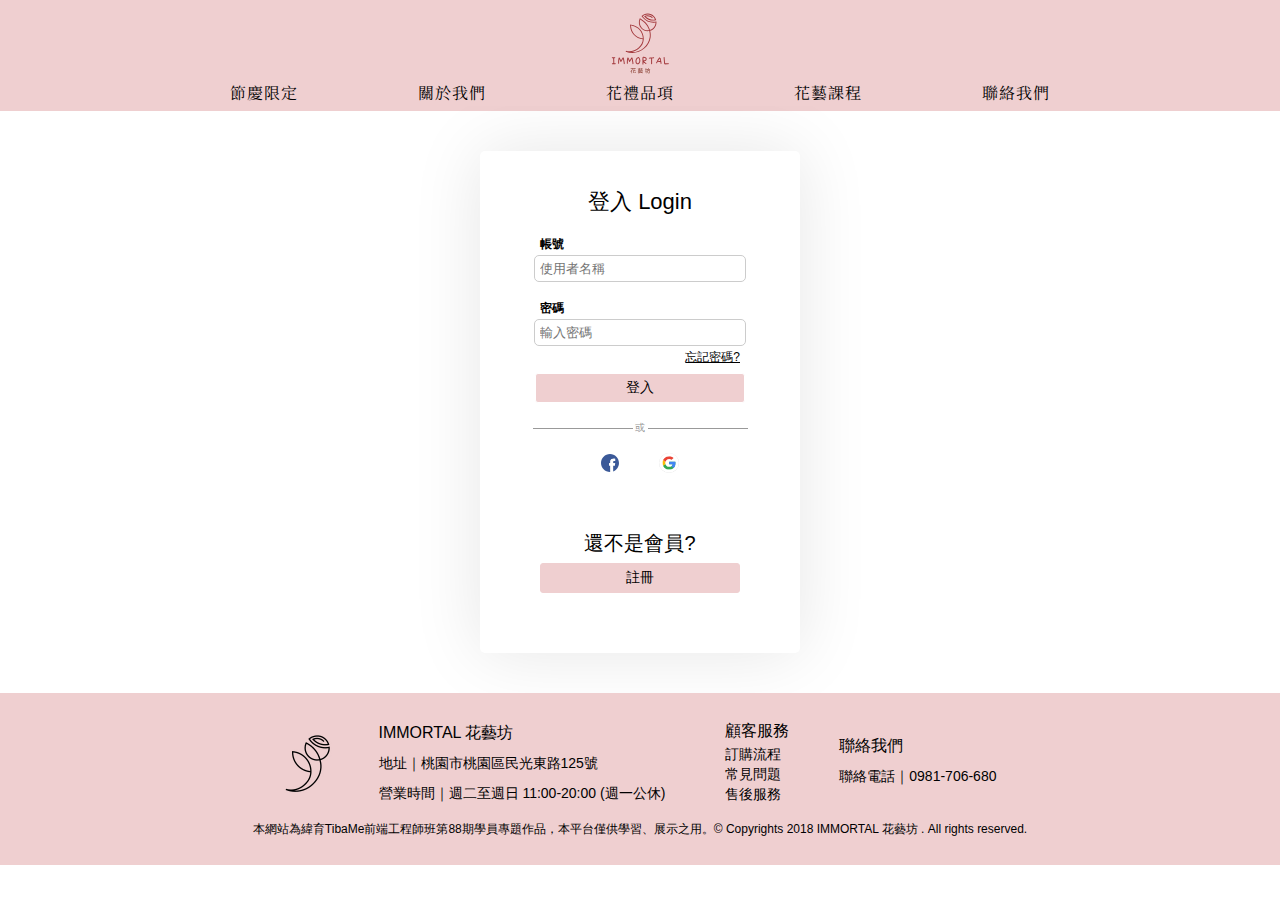
<file: sign-in.html>
<!DOCTYPE html>
<html lang="en">
<head>
    <meta charset="UTF-8">
    <meta name="viewport" content="width=device-width, initial-scale=1.0">
    <title>IMMORTAL 花藝坊</title>
<!-------------------------icon------------------------->
<link rel='stylesheet' href='https://cdn-uicons.flaticon.com/2.2.0/uicons-regular-rounded/css/uicons-regular-rounded.css'>
<link rel='stylesheet' href='https://cdn-uicons.flaticon.com/2.3.0/uicons-brands/css/uicons-brands.css'>
<link rel='stylesheet' href='https://cdn-uicons.flaticon.com/2.3.0/uicons-solid-rounded/css/uicons-solid-rounded.css'>
<!---------------------Noto serif TC------------------>
<link rel="preconnect" href="https://fonts.googleapis.com">
<link rel="preconnect" href="https://fonts.gstatic.com" crossorigin>
<link href="https://fonts.googleapis.com/css2?family=Noto+Serif+TC&display=swap" rel="stylesheet">
<!----------------------Simonetta---------------------->
<link rel="preconnect" href="https://fonts.googleapis.com">
<link rel="preconnect" href="https://fonts.gstatic.com" crossorigin>
<link href="https://fonts.googleapis.com/css2?family=Noto+Serif+TC&family=Simonetta:ital,wght@0,400;0,900;1,400;1,900&display=swap" rel="stylesheet">
<!-------------------------css------------------------->
<link rel="stylesheet" href="./CSS/reset.css">
<link rel="stylesheet" href="./CSS/style-m.css">
<!----------------------------------------------------->
</head>
<body>
    <input type="checkbox" id="menu-switch">
    <header>
        <div class="header-nav">
            <div class="nav-logo">
                <a href="index.html">
                    <img src="images/banner-pic/logo-pink.svg" alt="logo">
                </a>
            </div>
            <nav class="nav-list">
                <a href="festival.html">節慶限定</a>
                <a href="aboutus.html">關於我們</a>
                <a href="product.html">花禮品項</a>
                <a href="course.html">花藝課程</a>
                <a href="#" id="contactus_button">聯絡我們</a>
            </nav>
            <div class="nav-icon">
                <div class="search-box" id="searchBox">
                    <input type="text" class="search-input" placeholder="尋找商品">
                </div>
                <a href="#" id="searchButton">
                    <i class="fi fi-rr-search"></i>
                </a>
                <a href="sign-in.html">
                    <i class="fi fi-rr-user"></i>
                </a>
                <a href="#">
                    <i class="fi fi-rr-shopping-cart"></i>
                </a>
            </div>
            <label for="menu-switch" class="hb">
                <span></span>
                <span></span>
                <span></span>
            </label>  
        </div>
        <script>
            var searchButton = document.getElementById("searchButton");
            var searchBox = document.getElementById("searchBox");
            searchButton.addEventListener("click", function () {
                searchBox.classList.toggle("active");
            });
        </script>
    </header>
    <section class="section-sign-in">
        <div class="container-sign-in">
            <div class="login">
                <h2>登入 Login</h2>
                <form>
                    <div class="account-list">
                        <label for="account">帳號</label>
                        <input type="text" id="account" 
                        placeholder="使用者名稱">
                    </div>
                    <div class="password-list">
                        <label for="password">密碼</label>
                        <input type="password" id="password" placeholder="輸入密碼">
                        <!-- <i class="fi fi-rr-eye-crossed"></i> -->
                        <a href="#" class="forget">忘記密碼?</a>
                    </div>
                    <button class="login-btn">登入</button>
                    <p class="or">或</p>
                    <div class="other-ways">
                        <a href="">
                            <img src="./images/material/facebook.svg" alt="fb icon">
                        </a>
                        <a href="">
                            <img src="./images/material/google.svg" alt="google icon">
                        </a>
                    </div>

                    <div class="sign-up">
                    <h3>還不是會員?</h3>
                    <button>註冊</button>
                </div>
                </form>
            </div>
        </div>
    </section>

    
    <!-- footer -->
    <footer>
        <div class="footer-item-list">
            <div class="footer-item">
                <div class="footer-logo">
                    <img src="images/banner-pic/LOGO-footer.jpg" alt="logo設計圖">
                </div>
                <div class="footer-info">
                    <h3>IMMORTAL 花藝坊</h3>
                    <p> 地址｜桃園市桃園區民光東路125號</p>
                    <p> 營業時間｜週二至週日 11:00-20:00 (週一公休)</p>
                </div>
                <div class="customer-service">
                    <h3>顧客服務</h3>
                    <a href="#">訂購流程</a>
                    <a href="#">常見問題</a>
                    <a href="#">售後服務</a>
                </div>
                <div class="footer-contact">
                    <h3>聯絡我們</h3>
                    <p> 聯絡電話｜0981-706-680</p>
                    <div class="footer-icon">
                        <a href="#"><i class="fi fi-brands-facebook"></i>
                        </a>
                        <a href="#"><i class="fi fi-brands-instagram"></i>
                    </a>
                    </div>
                </div>
            </div>
            <div class="footer-copyrights">
                <p> 本網站為緯育TibaMe前端工程師班第88期學員專題作品，本平台僅供學習、展示之用。<span>© Copyrights 2018 IMMORTAL 花藝坊 . All rights reserved.</span>
                </p>
            </div>
        </div>
    </footer>
</body>
</html>
</file>
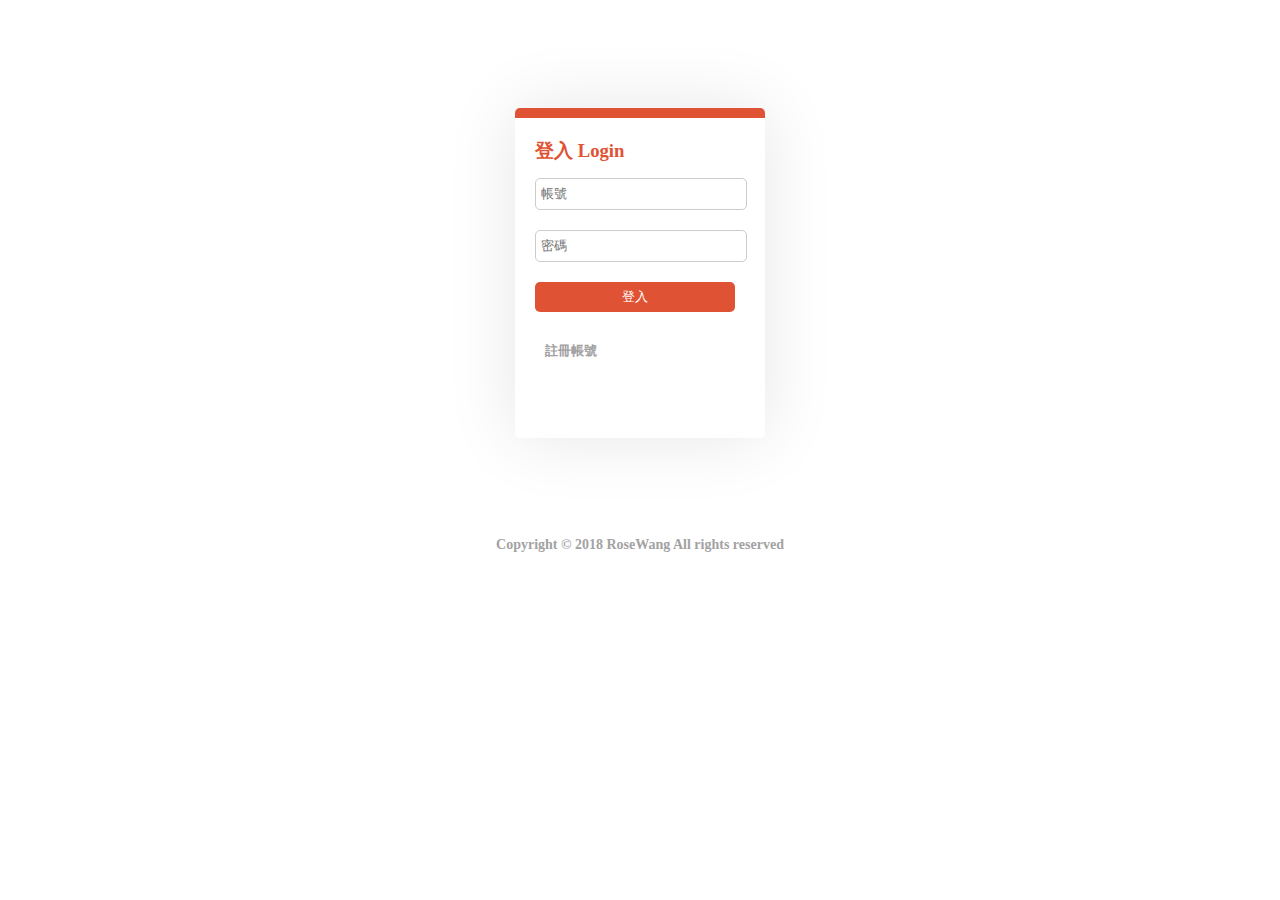
<file: tesst.html>
<!DOCTYPE html>
<html lang="en">

<head>
    <meta charset="UTF-8">
    <meta name="viewport" content="width=device-width, initial-scale=1.0">
    <title>Document</title>
    <style>
        * {
            font-family: 微軟正黑體;
        }

        body {
            background-color: white;
        }

        #username,
        #password,
        h3,
        #fullname,
        #comfirm_password,
        #username2,
        #password2 {
            width: 200px;
            height: 20px;
            margin: 10px;
            color: #df5334;
        }

        h5 {
            margin: 20px;
            color: #a3a2a3;
        }

        h5:hover {
            color: black;
        }

        #container1,#container2 {
            //margin: 50px;
            padding: 10px;
            width: 230px;
            height: 300px;
            background-color: white;
            border-radius: 5px;
            border-top: 10px solid #df5334;
            box-shadow: 0 0px 70px rgba(0, 0, 0, 0.1);

            /*定位對齊*/
            position: relative;
            margin: auto;
            top: 100px;
            //text-align:center;  
        }

        .system_name {
            /*定位對齊*/
            position: relative;
            margin: auto;
            top: 100px;
            text-align: center;
        }

        .submit {
            color: white;
            background: #df5334;
            width: 200px;
            height: 30px;
            margin: 10px;
            padding: 5px;
            border-radius: 5px;
            border: 0px;
        }

        .submit:hover {
            background: #db6937;
        }

        #container2 {
            visibility: hidden;
            /*剛開始消失*/
            height: 350px;
        }


        #copyright {
            text-align: center;
            color: #a3a2a3;
            margin: -200px 0px 0px 0px;
            font-size: 14px;
        }

        input {
            padding: 5px;
            border: none;
            border: solid 1px #ccc;
            border-radius: 5px;
        }
    </style>
</head>

<body>

    <div class="login_page">
        <div id="container1">

            <div class="login">

                <h3>登入 Login</h3>

                <form action="用戶管理.php">
                    <input type="text" id="username" name="username" placeholder="帳號" required>
                    <div class="tab"></div>
                    <input type="text" id="password" name="password" placeholder="密碼" required>
                    <div class="tab"></div>
                    <input type="submit" value="登入" class="submit"
                        onclick="location.href='https://codepen.io/rosewang0303/full/OQbLBv/'">
                </form>

                <h5 onclick="show_hide()">註冊帳號</h5>

            </div><!-- login end-->
        </div><!-- container1 end-->
    </div><!-- login_page end-->

    <div class="signup_page" <div id="container2">

        <div class="signup">

            <h3>註冊 Sign Up</h3>

            <form action="用戶管理.php">
                <input type="text" id="fullname" name="fullname" placeholder="使用者全名" required>
                <div class="tab"></div>
                <input type="text" id="username2" name="username" placeholder="帳號" required>
                <div class="tab"></div>
                <input type="text" id="password2" name="password" placeholder="密碼" required>
                <div class="tab"></div>
                <input type="text" id="comfirm_password" name="comfirm_password" placeholder="確認密碼" required>
                <div class="tab"></div>
                <input type="submit" value="註冊" class="submit">
            </form>

            <h5 onclick="show_hide()">登入帳號</h5>

        </div><!-- signup end-->
    </div><!-- container2 end-->
    </div><!-- signup_page end-->

    <div id="copyright">
        <h4>Copyright © 2018 RoseWang All rights reserved</h4><!--因為js，會跑版-->
    </div>

</body>

</html>
</file>
<file: CSS/demo-styles.css>
/* html,
body {
    position: relative;
    height: 100%;
}
body {
    background: #fff;
    font-family: Helvetica Neue, Helvetica, Arial, sans-serif;
    font-size: 14px;
    color: #000;
    margin: 0;
    padding: 0;
} */
.section-banner {
    position: relative;
    height: 100%;
}
.home-banner {
    background: #fff;
    font-family: Helvetica Neue, Helvetica, Arial, sans-serif;
    font-size: 14px;
    color: #000;
    margin: 0;
    padding: 0;
}
.swiper {
    width: 100%;
    height: 100%;
}
.swiper-slide {
    text-align: center;
    font-size: 18px;
    background: #fff;
    display: flex;
    justify-content: center;
    align-items: center;
}
.swiper-slide img {
    display: block;
    width: 100%;
    height: 100%;
    object-fit: cover;
}
.autoplay-progress {
    position: absolute;
    right: 16px;
    bottom: 16px;
    z-index: 10;
    width: 48px;
    height: 48px;
    display: flex;
    align-items: center;
    justify-content: center;
    font-weight: bold;
    color:#EFCFD0;
    color: var(--swiper-theme-color);
    display: none;
}
.autoplay-progress svg {
    --progress: 0;
    position: absolute;
    left: 0;
    top: 0px;
    z-index: 10;
    width: 100%;
    height: 100%;
    stroke-width: 4px;
    stroke: var(--swiper-theme-color);
    fill: none;
    stroke-dashoffset: calc(125.6px * (1 - var(--progress)));
    stroke-dasharray: 125.6;
    transform: rotate(-90deg);
    display: none;
}
</file>
<file: CSS/style-m.css>
/* 第1區 */
/* 手機版 */
body {
    font-family:sans-serif ,"simonetta"; 
    /* font-family: "Noto serif TC";  */
}
#menu-switch {
    display: none;
}
.header-nav {
    padding: 5px 0;
}
.swiper-button-next, .swiper-button-prev {
    color: #EFCFD0;
    color: #A3383C;
}
.swiper-pagination-bullet-active {
    background-color: #EFCFD0;
    background-color: #A3383C;
}
.nav-logo img {
    width: 100%;
    vertical-align: middle;
}
@media screen and (max-width: 767px) {
    .header-nav {
        background-color: #EFCFD0;
        display: flex;
        justify-content: space-between;
        position: relative;
    }
    .nav-logo {
        width: 70px;
        height: 70px;
        margin: auto 0;
    }
}
@media screen and (min-width: 768px) {
    .header-nav {
        margin: auto;
        background-color: #EFCFD0;
    }
    .nav-logo {
        width: 75px;
        height: 75px;
        margin: auto;
    }
}
/* ------------------文字導覽列手機版------------- */
@media screen and (max-width: 767px) {
    .nav-list {
        background-color: #EFCFD0;
        display: none;
        position: absolute;
        top: 100%;
        left: 0;
        width: 90%;
        z-index: 15;
    }
    .nav-list a {
        font-size: 16px;
        font-family: "Noto serif TC";
        letter-spacing: 1px;
        color: #000;
        display: block;
        margin: 10px 0;
        padding: 15px  0 0 15px  ;
        text-align: start;
        text-decoration: none;
    }
    .nav-list a:hover {
        color: #A3383C;
    }
    /* ----------------------------------------- */
    .nav-icon {
        display: flex;
        align-items: end;
        /* margin: 25px 0 25px 100px; */
        margin: 0 0 0 90px;
    }
    .nav-icon a {
        color: #000;
        padding: 30px 15px;
        text-decoration: none;
    }
    .nav-icon a i {
        width: 30px;
        height: 30px;
    }
    /* ------------------------------- */
    /* 搜尋框 */
    .search-box {
        position: fixed;
        top: 30px;
        right: 200px;
        width: 100px;
        height: 30px;
        border:1px solid #000;
        border-radius: 20px;
        box-sizing: border-box;
        overflow: hidden;
        transition: transform 0.3s;
        transform: translateX(700px);
    }
    .search-box.active {
        transform: translateX(0px);
        /*將搜尋框移入畫面 */
    }
    .search-input {
        color: #000;
        font-size: 12px;
        border:none;
        outline: none;
        background-color: #EFCFD0;
        padding: 8px 20px;
    }
    .search-button {
        background-color: #EFCFD0;
        color: white;
        border: none;
        cursor: pointer;
        margin: 0 0 18px 90px ;
    }
}
/* --------nav-list文字導覽列列平版橫式----------- */
@media screen and (min-width: 768px) {
    .nav-list {
        display: flex;
        justify-content: center;
    }
    .nav-list a {
        color: #000;
        font-size: 16px;
        font-family: "Noto serif TC"; 
        letter-spacing: 1px;
        text-decoration: none;
        background-color: #EFCFD0;
        display: block;
        padding: 5px 40px;
    }
    /* -------------------------------- */
    .nav-icon {
        position: absolute;
        top: 25px;
        /* right: 70px; */
        right: 100px;
    }
    .nav-icon a {
        color: #000;
        padding-left: 20px;
        text-decoration: none;
    }
    .nav-icon a i {
        width: 20px;
        height: 20px;
    }
    /*-----------------------------------  */
    /* 搜尋框 */
    .search-box {
        position: fixed;
        top: 10px;
        right: 330px;
        width: 200px;
        height: 40px;
        border:1px solid #000;
        border-radius: 20px;
        box-sizing: border-box;
        overflow: hidden;
        transition: transform 0.3s;
        transform: translateX(700px);
    }
    .search-box.active {
        transform: translateX(0px);
        /*將搜尋框移入畫面 */
    }
    .search-input {
        color: #000;
        font-size: 16px;
        border:none;
        outline: none;
        background-color: #EFCFD0;
        padding: 10px 22px;
    }
    .search-button {
        background-color: #EFCFD0;
        color: white;
        border: none;
        cursor: pointer;
        margin: 0 0 18px 90px ;
    }
}
/* ------------nav-list 導覽列桌機版------------ */
@media screen and (min-width: 1024px) {
    .nav-list {
        background-color: #EFCFD0;
        display: flex;
        justify-content: center;
    }
    .nav-list a {
        color: #000;
        font-size: 16px;
        font-family: "Noto serif TC";
        letter-spacing: 1px;
        text-decoration: none;
        background-color: #EFCFD0;
        display: block;
        padding: 5px 60px;
    }
    .nav-list a:hover {
        color: #A3383C;
    }
    /* ------------icon選單-桌機版 ------------*/
    .nav-icon {
        position: absolute;
        top: 25px;
        right: 225px;
    }
    .nav-icon a {
        color: #000;
        padding-left: 20px;
        text-decoration: none;
    }
    /* 搜尋框 */
    .search-box {
        position: fixed;
        top: 10px;
        right: 330px;
        width: 200px;
        height: 40px;
        border:1px solid #000;
        border-radius: 20px;
        box-sizing: border-box;
        overflow: hidden;
        transition: transform 0.3s;
        transform: translateX(700px);
    }
    .search-box.active {
        transform: translateX(0px);
        /*將搜尋框移入畫面 */
    }
    .search-input {
        color: #000;
        font-size: 16px;
        border:none;
        outline: none;
        background-color: #EFCFD0;
        padding: 10px 22px;
    }
    .search-button {
        background-color: #EFCFD0;
        color: white;
        border: none;
        cursor: pointer;
        margin: 0 0 18px 90px ;
    }
}
/* --------------------漢堡選單----------------- */
.hb {
    width: 30px;
    height: 30px;
    background-color: #EFCFD0;
    /* background-color: #A3383C; */
    display: flex;
    flex-direction: column;
    justify-content: space-evenly;
    align-items: center;
    /* margin: 20px 10px; */
    margin: auto 10px;
}
.hb span {
    width: 80%;
    height: 2px;
    /* background-color: #fff; */
    background-color: #000;
}
#menu-switch:checked~header .header-nav .hb {
    background-color: #EFCFD0;
}
/* --------------hb選單手機版------------------ */
@media screen and (max-width: 767px) {
    .nav-list a+a {
        border-top: 2px solid #f3ebeb;
    }
    #menu-switch:checked~header .header-nav .nav-list {
        display: block;
    }
}
/* --------------hb選單桌機版(消失)------------- */
@media screen and (min-width: 768px) {
    .header-nav .hb {
        display: none;
    }
    .header-nav a+a {
        border-top: none;
    }
    #menu-switch:checked~header .header-nav .nav-list {
        display: flex;
    }
}
/* 第2區 banner */
.banner img {
    width: 100%;
    vertical-align: middle;
}

/*---------------------第3區-母親節花禮---------------------*/
.section-festival {
    background-color: #FBF5F5;
}
.festival {
    max-width: 1200px;
    margin: auto;
    padding: 50px 0 25px 0;
}
@media screen and (max-width: 767px) {
    /* 共用字體 */
    .title-tc {
        font-size: 20px;
        text-align: center;
        font-family: "Noto serif TC"; 
        letter-spacing: 1px;
        padding: 5px 0;
    }
    .title-en {
        font-size: 16px;
        font-family: "simonetta";
        letter-spacing: 1px;
        text-align: center;
    }
    /* --------------------------- */
    .festival {
        padding: 50px 0 60px 0;
    }
    .festival-pic {
        display: flex;
        flex-direction: column;
        align-items: center;
        gap: 20px;
        margin: 25px 0;
    }
    .cards {
        width: 200px;
        height: 200px;
        overflow: hidden; 
        position: relative;
    }
    .cards span {
        font-size: 12px;
        background-color: #e7e78a;
        position: absolute;
        top: 0;
        z-index: 3;
        padding: 5px 15px;
    }
    .cards img {
        width: 100%;
        vertical-align: top;
        scale: 1;
        transition: .5s;
    }
    .cards p {
        font-size: 12px;
        background-color: #ddd;
        position: absolute;
        bottom: 0;
        padding: 5px 70px;
        text-align: center;
    }
    .cards:hover img {
        scale: 1.1;
    }
    .festival-more-and {
        text-align: center;
        margin-top: 35px;
    }
    .festival-more-and a {
        color: #000;
        font-size: 14px;
        letter-spacing: 1px;
        text-decoration: none;
        display: inline-block;
        border: 2px solid #F1DFD5;
        background-color: #F1DFD5;
        padding: 10px 40px;
        border-radius: 3px;
    } 
    .festival-more-and a:hover{
        color: #000;
        background-color:#FBF5F5;
    }
}
@media screen and (min-width: 768px) {
    .title-tc {
        font-size: 24px;
        font-family: sans-serif;
        text-align: center;
        padding: 5px 0;
    }
    .title-en {
        font-size: 22px;
        font-family: "simonetta";
        text-align: center;
        padding-bottom: 10px;
    }
    .festival-pic {
        display: flex;
        flex-wrap: wrap;
        align-items: center;
        justify-content: center;
        margin: 20px 0;
    }
    .cards {
        width: 200px;
        height: 200px;
        margin: 0 20px;
        overflow: hidden;
        position: relative;
    }
    .cards span {
        font-size: 14px;
        background-color: #e7e78a;
        position: absolute;
        top: 0;
        padding: 5px 15px;
        z-index: 3;
    }
    .cards img {
        width: 100%;
        vertical-align: top;
        scale: 1;
        transition: .5s;
    }
    .cards p {
        font-size: 14px;
        position: absolute;
        bottom: 0;
        padding: 5px 65px;
        text-align: center;
        background-color: #ddd;
    }
    .cards:hover img {
        scale: 1.1;
    }
    .festival-more-and {
        text-align: center;
        margin: 35px 0;
    }
    .festival-more-and a {
        color: #000;
        font-size: 14px;
        letter-spacing: 1px;
        text-decoration: none;
        display: inline-block;
        border: 2px solid #F1DFD5;
        background-color: #F1DFD5;
        padding: 10px 40px;
        border-radius: 3px;
    } 
    .festival-more-and a:hover{
        color: #000;
        background-color:#FBF5F5;
    }

}
/*---------------------第4區 關於我們----------------*/
.about-us {
    max-width: 1200px;
    margin: auto;
}
@media screen and (max-width: 767px) {
    .section-about-us {
        background-color: #F0E9E3;
    }
    .about-us {
        display: flex;
        flex-direction: column;
        align-items: center;
        padding: 50px 0 100px 0;
    }
    
    .about-us-info h2 {
        font-size: 20px;
        text-align: center;
        font-family: "Noto serif TC";
        letter-spacing: 1px;
        margin-bottom: 5px;
    }
    .about-us-info h3 {
        font-size: 16px;
        font-family: "simonetta";
        letter-spacing: 1px;
        text-align: center;
        margin-bottom: 20px;
    }
    .about-us-pic {
        width: 210px;
        height: 227px;
        padding:  0 0 30px 0 ;
    }
    .about-us-pic img {
        width: 100%;
        border-radius: 100px 100px 0 0;
    }
    .about-us-txt {
        text-align: center;
        height: 150px;
        margin-left: 10px;
        padding: 50px 0 0 0 ;
    }
    .about-us-txt p {
        font-size: 14px;
        font-family: "Simonetta";
        line-height: 25px;
        letter-spacing: 1px;
        text-align: start;
    }
    .aboutus-more-and{
        text-align: center;
        margin-top: 30px;
    }
    
    .aboutus-more-and a {
        color: #000;
        font-size: 14px;
        letter-spacing: 1px;
        text-decoration: none;
        display: inline-block;
        border: 2px solid #F1DFD5;
        background-color: #F1DFD5;
        padding: 10px 40px;
        border-radius: 3px;
    }
    .aboutus-more-and a:hover{
        color: #000;
        background-color:#FBF5F5;
    }
}

@media screen and (min-width: 768px) {
    .section-about-us {
        background-color: #F0E9E3;
        background-image: url(../images/material/shadow\ .png);
        background-size: 50%;
        background-position: right;
        background-repeat: no-repeat;
    }
    .about-us {
        height: 500px;
        display: flex;
        align-items: center;
        justify-content: center;
        padding: 40px 0;
    }
    .about-us-info {
        margin-top: -142px;
    }
    .about-us-info h2 {
        font-size: 24px;
        font-family: sans-serif;
        text-align: center;
        padding-top: 65px;
        padding-bottom: 10px;
    }
    .about-us-info h3 {
        font-size: 22px;
        font-family: "simonetta";
        text-align: center;
        padding-top: 2px;
        padding-bottom: 20px;
    }
    .about-us-pic {
        width: 250px;
        height: 267px;
    }
    .about-us-pic img {
        width: 100%;
        border-radius: 200px 200px 0 0;
    }
    .about-us-txt {
        height: 300px;
        text-align: center;
        margin-left: 40px;
        padding: 20px;
    }
    .about-us-txt p {
        font-size: 16px;
        line-height: 50px;
        text-align: start;
        margin-bottom: 20px;
    }
    .aboutus-more-and{
        text-align: center;
        /* margin-top: 35px; */
    }
    .aboutus-more-and a {
        color: #000;
        font-size: 14px;
        letter-spacing: 1px;
        text-decoration: none;
        display: inline-block;
        border: 2px solid #F1DFD5;
        background-color: #F1DFD5;
        padding: 10px 40px;
        border-radius: 3px;
    }
    .aboutus-more-and a:hover{
        color: #000;
        background-color:#FBF5F5;
    }
}

/*------------------- 第5區 花禮品項 ------------------*/
    .section-flower-items {
    background-image: url(../images/material/flower.jpg);
}
    .flower-items {
        max-width: 1200px;
        margin: auto;
        padding: 40px 0;
    }
    .card img {
        width: 100%;
        vertical-align: middle;
    }
@media screen and (max-width: 767px) {
    .flower-items-card {
        display: flex;
        flex-direction: column;
        align-items: center;
        margin-bottom: 20px;
    }
    .card {
        width: 200px;
        height: 200px;
        margin: 30px 0;
    }
    .card a {
        color: #000;
        font-size: 14px;
        font-family: "Noto serif TC";
        text-align: center;
        text-decoration: none;
        display: block;
        margin: 5px 0 ;
        letter-spacing: 1px;
    }
    .card a:hover {
        color: #939393;
    }
    .card a i {
        width: 10px;
        height: 10px;
        margin-top:5px ;
    }
}
@media screen and (min-width: 768px) {
    .section-flower-items {
        background-color: #FFFCF7;
    }
    .flower-items {
        width: 1200px;
        margin: auto;
        padding: 50px 0;
    }
    .flower-items-card {
        display: flex;
        align-items: center;
        justify-content: center;
    }
    .card {
        width: 250px;
        height: 250px;
        margin: 20px;
    }
    .card a {
        color: #000;
        font-size: 14px;
        font-family: "Noto serif TC"; 
        text-decoration: none;
        display: block;
        text-align: center;
        margin: 5px 0;
        letter-spacing: 1px;
    }
    .card a:hover {
        color: #939393;
    }
    .card a i {
        width: 10px;
        height: 10px;
        margin-top:5px ;
    }
}
/*--------------------- 第6區 花藝課程 -----------------*/
.section-course {
    background-image: url(../images/material/dust.png);
    padding: 40px 0;
}
.course {
    max-width: 1200px;
    margin: auto;
}
.item img {
    width: 100%;
    vertical-align: middle;
}
@media screen and (max-width: 767px) {
    .item {
        border-bottom: 1px solid #888;
        padding: 20px 0;
        margin: 0 30px;
        text-align: center;
    }
    .item-pic {
        width: 200px;
        height: 200px;
        margin: auto;
    }
    .item-card h4 {
        font-size: 18px;
        padding: 20px 0 10px;
    }
    .item-card p {
        font-size: 14px;
        line-height: 20px;
        padding: 5px 0 10px 0;
    }
    .more-and {
        text-align:center ;
        margin: 15px 0;
    }
    .more-and a {
        color: #000;
        font-size: 14px;
        letter-spacing: 1px;
        text-decoration: none;
        display: inline-block;
        border: 2px solid #F1DFD5;
        background-color: #F1DFD5;
        padding: 10px 40px;
        border-radius: 3px;
    }
    .more-and a:hover{
        color: #000;
        background-color:#FBF5F5;
        border: 2px solid #F1DFD5;
    }
}
@media screen and (min-width: 768px) {
    .item {
        display: flex;
        align-items: center;
        justify-content: center;
        border-bottom: 1px solid #888;
        padding: 20px 0;
    }
    .item-pic {
        width: 200px;
        height: 200px;
    }
    .item-card {
        padding: 0 30px;
    }
    .item-card h4 {
        font-size:22px;
        padding: 5px 0;
        font-family: sans-serif;
    }
    .item-card p {
        font-size: 14px;
        font-family: sans-serif;
        line-height: 20px;
    }
    .more-and {
        text-align:center ;
        margin: 15px 0;
    }
    .more-and a {
        color: #000;
        font-size: 14px;
        letter-spacing: 1px;
        text-decoration: none;
        display: inline-block;
        border: 2px solid #F1DFD5;
        background-color: #F1DFD5;
        padding: 10px 40px;
        border-radius: 3px;
    }
    .more-and a:hover{
        color: #000;
        background-color:#FBF5F5;
        border: 2px solid #F1DFD5;
    }
}
@media screen and (min-width: 1024px) {
    .item {
        display: flex;
        align-items: center;
        justify-content: center;
        border-bottom: 1px solid #888;
        padding: 20px 0;
        /* margin: 0 375px;  */
        margin: 0 365px; 
    }
    .item-pic {
        width: 200px;
        height: 200px;
    }
    .item img {
        width: 100%;
    }
    .item-card {
        padding: 30px;
    }
    .item-card h4 {
        font-size: 22px;
        font-family: sans-serif;
    }
    .item-card p {
        font-size: 14px;
        font-family: sans-serif;
        line-height: 20px;
        padding: 10px 0 ;
    }
    .course-top-pic-list {
        display: flex;
        align-items: center;
        justify-content: center;
    }
    .course-top-pic {
        width: 200px;
        height: 200px;
    }
    .course-top-pic img {
        width: 100%;
        vertical-align: middle;
    }
    .more-and {
        text-align:center ;
        margin: 15px 0;
    }
    .more-and a {
        color: #000;
        font-size: 14px;
        letter-spacing: 1px;
        text-decoration: none;
        display: inline-block;
        border: 2px solid #F1DFD5;
        background-color: #F1DFD5;
        padding: 10px 40px;
        border-radius: 3px;
    }
    .more-and a:hover{
        color: #000;
        background-color:#FBF5F5;
        border: 2px solid #F1DFD5;
    }
}
/* ------------------------------------------------- */
/* footer */
footer {
    background-color: #EFCFD0;
    padding: 10px 0;
}
@media screen and (max-width: 767px) {
    .footer-item-list {
        padding: 20px 20px;
    }
    .footer-item {
        display: flex;
        flex-direction: column;
        align-items: center;
    }
    .footer-logo {
        width: 60px;
        height: 60px;
    }
    .footer-logo img {
        width: 100%;
        vertical-align: middle;
    }
    .footer-info {
        text-align: center;
    }
    .footer-info h3 {
        font-size: 16px;
        font-family: sans-serif;
        padding-bottom: 10px;
    }
    .footer-info p {
        font-size: 14px;
        font-family: sans-serif;
        line-height: 20px;
        text-align: start;
    }
    /* 聯絡我們 */
    .footer-contact {
        padding: 10px 0 5px 0;
    }
    .footer-contact h3 {
        font-size: 16px;
        font-family: sans-serif;
        text-align: center;
        padding: 5px 0;
    }
    .footer-contact p {
        font-size: 14px;
        font-family: sans-serif;
        text-align: center;
    }
    .footer-icon {
        padding: 10px 0 5px 0;
        text-align: center;
        display: flex;
        align-items: center;
        justify-content: center;
    }
    .footer-icon a {
        text-decoration: none;
        display: inline-block;
        margin: 0 5px;
    }
    .footer-icon a i {
        color: #000;
    }
    /* 顧客服務 */
    .customer-service {
        padding: 10px 0 5px 0;
    }
    .customer-service h3 {
        font-size: 16px;
        text-align: center;
        padding: 10px 0 5px 0;
    }
    .customer-service a {
        color: #000;
        font-size: 14px;
        text-decoration: none;
    }
    .footer-copyrights p {
        font-size: 12px;
        font-family: sans-serif;
        text-align: center;
        padding: 10px 0;
    }
}
@media screen and (min-width: 768px) {

    .footer-item-list {
        padding: 20px 0 ;
    }
    .footer-item {
        height: 80px;
        display: flex;
        align-items: center;
        justify-content: center;
    }
    .footer-logo {
        width: 85px;
        height: 85px;
    }
    .footer-logo img {
        width: 100%;
        vertical-align: middle;
    }
    .footer-info {
        line-height: 30px;
        margin: 0 30px;
    }
    .footer-info h3 {
        font-size: 16px;
        font-family: sans-serif;
        line-height: 20px;
        margin: 5px 0;
    }
    .footer-info p {
        font-size: 14px;
        font-family: sans-serif;
    }
    /* 聯絡我們 */
    .footer-contact {
        margin: 0px 20px;
    }
    .footer-contact h3 {
        margin: 10px 0;
        font-size: 16px;
        font-family: sans-serif;
    }
    .footer-icon{
        padding: 10px 20px 0 0 ;
    }
    .footer-contact p {
        font-size: 14px;
        padding: 5px 0;
    }
    .footer-contact a {
        text-decoration: none;
    }
    .footer-contact a i {
        color: #000;
    }
    /* 顧客服務 */
    .customer-service {
        margin: 0 30px;
    }
    .customer-service h3 {
        font-size: 16px;
        margin-bottom: 5px;
    }
    .customer-service a {
        color: #000;
        font-size: 14px;
        text-decoration: none;
        display: block;
        line-height: 20px;
    }
    /* copyrights */
    .footer-copyrights p {
        font-size: 12px;
        font-family: sans-serif;
        text-align: center;
        margin-top: 20px;
    }
}
/* ---------------------------------------- */
/* 內頁共用 */
/* banner */
.banner-pic img {
    width: 100%;
    vertical-align: middle;
}
@media screen and (max-width: 767px) {
    .banner-pic {
        width: 100%;
        margin: auto;
        position: relative;
    }
    .banner-txt {
        padding: 8px 10px;
        margin: auto;
        text-align: center; 
        background-color: hsl(0, 100%, 100%, 60%);
        position: absolute;
        top:50%;
        left: 50%;
        transform: translate(-50%, -50%)
    }
    .banner-txt h2 {
        font-size: 16px;
        line-height: 20px;
    }
    .banner-txt h3 {
        font-size: 12px;
        font-family: "simonetta";
    }
    /* ---------------------麵包屑-------------------- */
    .nav-breadcrumb {
        height: 16px;
        padding: 10px 10px;
        text-align: center;
        font-family: sans-serif;
    }
    .nav-breadcrumb ol {
        display: flex;
    }
    .nav-breadcrumb ol li {
        font-size: 14px;
        line-height: 20px;
    }
    .nav-breadcrumb ol li a {
        color: #000;
        text-decoration: none;
    }
}
@media screen and (min-width: 768px) {
    .banner-pic {
        width: 100%;
        margin: auto;
        position: relative;
    }
    .banner-txt {
        padding: 10px 20px; 
        margin: auto;
        text-align: center;
        background-color: hsl(0, 100%, 100%, 60%);
        position: absolute;
        top:50%;
        left: 50%;
        transform: translate(-50%, -50%)
    }
    .banner-txt h2 {
        font-size: 22px;
        line-height: 30px;
    }
    .banner-txt h3 {
        font-size: 16px;
        font-family: "simonetta";
    }
    /* 麵包屑 */
    .nav-breadcrumb {
        font-size: 14px;
        height: 20px;
        margin: 20px 0 20px 30px;
        padding-left: 190px;
    }
    .nav-breadcrumb ol {
        display: flex;
    }
    .nav-breadcrumb ol li {
        font-size: 16px;
        line-height: 20px;
    }
    .nav-breadcrumb ol li a {
        color: #000;
        text-decoration: none;
    }
}
/* ----------------------------------------- */
/* 第 2 頁:Festival  + 第 9 頁:product-preserved.html*/
@media screen and (max-width: 767px) {
    .product-categories {
        padding: 30px 0;
    }
    .festival-item {
        text-align: center;
    }
    .festival-item h4 {
        font-size: 20px;
        font-family: "Noto serif TC";
        text-align: center;
    }
    .product-cards {
        display: flex;
        flex-direction: column;
        align-items: center;
        justify-content: center;
        padding: 15px 0;
    }
    .product-card {
        background-color: #EFEEEE;
        margin: 10px 10px;
    }
    .product-card a {
        color: #000;
        text-decoration: none;
    }
    .product-card-pic {
        width: 200px;
        height: 200px;
    }
    .product-card-pic img {
        width: 100%;
        vertical-align: middle;
    }
    .product-card h5 {
        font-size: 16px;
        padding: 10px 10px;
        margin-top: 5px;
    }
    .product-card p {
        font-size: 16px;
        padding: 5px 10px;
        margin-bottom: 5px;
    }
    .festival-more {
        text-align: center;
        margin-top: 20px;
    }
    .festival-more a {
        color: #000;
        font-size: 12px;
        font-family: sans-serif;
        text-decoration: none;
        background-color: #CDCFA7;
        padding: 5px 10px;
        border-radius: 20px;
    }
}
@media screen and (min-width: 768px) {
    .product-categories {
        padding: 30px 0;
    }
    .festival-item {
        text-align: center;
    }
    .festival-item h4 {
        font-size: 22px;
        font-family: "Noto serif TC";
        text-align: center;
    }
    .product-cards {
        display: flex;
        align-items: center;
        justify-content: center;
        padding: 20px 0;
    }
    .product-card {
        background-color: #EFEEEE;
        margin: 0 10px;
    }
    .product-card a {
        color: #000;
        text-decoration: none;
    }
    .product-card-pic {
        width: 200px;
        height: 200px;
    }
    .product-card-pic img {
        width: 100%;
        vertical-align: middle;
    }
    .product-card h5 {
        font-size: 16px;
        padding: 15px 5px;
    }
    .product-card p {
        font-size: 16px;
        padding: 5px;
    }
    .festival-more {
        text-align: center;
        margin-top: 20px;
    }
    .festival-more a {
        color: #000;
        font-size: 12px;
        font-family: sans-serif;
        text-decoration: none;
        background-color: #CDCFA7;
        padding: 5px 10px;
    }
}
/* 第 3 頁: about-us */
.about-shop-pic img {
    width: 100%;
    vertical-align: middle;
}
.about {
    max-width: 1200px;
    margin: auto;
}
@media screen and (max-width: 767px) {
    .about-txt {
        height: 250px;
        padding-top: 50px;
    }
    .about-txt p {
        font-size: 16px;
        line-height: 40px;
        text-align: center;
    }
    .about-shop-pic {
        width: 250px;
        height: 250px;
        margin: auto;
        display: none;
    }
    .about-map {
        border: 2px solid #EFCFD0;
        width: 400px;
        height: 100%;
        margin: auto;
        /* height: 225px; */
    }
    .about-map iframe{
        width: 100%;
        vertical-align: middle;
    }
    .about-info-txt {
        height: 350px;
        text-align: center;
        padding: 0 50px;
        
    }
    .about-info-txt p {
        padding: 40px;
        font-size: 14px;
        line-height: 50px;
        text-align: center;
    }
}
@media screen and (min-width: 768px) {
    .about-txt {
        height: 250px;
        padding-top: 50px;
    }
    .about-txt p {
        font-size: 16px;
        line-height: 40px;
        text-align: center;
    }
    .about-shop-pic {
        width: 880px;
        height: 300px;
        margin: auto;
        display: flex;
        gap: 10px;
    }
    .about-info {
        height: 600px;
        display: flex;
        align-items: center;
        justify-content: center;
    }
    .about-map {
        width: 600px;
        height: 100%;
    }
    .about-map iframe{
        width: 100%;
        vertical-align: middle;
    }
    .about-info-txt {
        height: 450px;
        text-align: center;
        background-color: #F0E9E3;
    }
    .about-info-txt p {
        padding-top: 80px;
        font-size: 14px;
        line-height: 50px;
        text-align: center;
    }
}
@media screen and (min-width: 1024px) {
    .about-shop-pic {
        width: 880px;
        height: 300px;
        margin: auto;
        display: flex;
        gap: 10px;
    }
    .about-shop-pic img {
        width: 100%;
        vertical-align: middle;
    }
    .about-txt {
        height: 250px;
        padding-top: 50px;
    }
    .about-txt p {
        font-size: 16px;
        line-height: 40px;
        text-align: center;
    }
    .about-info {
        height: 600px;
        display: flex;
        align-items: center;
        justify-content: center;
    }
    .about-map {
        width: 600px;
        height: 450px;
    }
    .about-info-txt {
        height: 450px;
        text-align: center;
        padding: 0 50px;
        background-color: #F0E9E3;
    }
    .about-info-txt p {
        font-size: 14px;
        line-height: 50px;
        text-align: center;
        padding-top: 80px;
    }
}

/* 第 4 頁: 花禮品項-product.html */
.section-products {
    background-color: #FFF;
}
.products {
    max-width: 1200%;
    margin: auto;
}
.products-card-pic img {
    width: 100%;
    vertical-align: middle;
}
@media screen and (max-width: 767px) {
    .products-categories {
        padding: 30px 0;
    }
    .products-item {
        text-align: center;
    }
    .products-item span {
        font-size: 20px;
        font-family: "Noto serif TC";
        text-align: center;
    }
    .products-card-list {
        display: flex;
        flex-direction: column;
        align-items: center;
        justify-content: center;
        padding: 15px 0;
    }
    .products-card {
        background-color: #EFEEEE;
        margin: 10px 10px;
    }
    .products-card a {
        color: #000;
        text-decoration: none;
    }
    .products-card-pic {
        width: 200px;
        height: 200px;
    }
    .products-card-pic img {
        width: 100%;
        vertical-align: middle;
    }
    .products-card h4 {
        font-size: 16px;
        padding: 10px 10px;
        margin-top: 5px;
    }
    .products-card p {
        font-size: 16px;
        padding: 5px 10px;
        margin-bottom: 5px;
    }
    .products-more {
        text-align: center;
        margin-top: 20px;
    }
    .products-more a {
        color: #000;
        font-size: 12px;
        font-family: sans-serif;
        letter-spacing: 1px;
        text-decoration: none;
        border: 2px solid #F1DFD5;
        background-color: #EFCFD0;;
        padding: 10px 25px;
        border-radius: 3px;
    }
    .products-more a:hover{
        color: #000;
        background-color:#FBF5F5;
    }
}

@media screen and (min-width: 768px) {

    .products-categories {
        padding: 30px 0;
    }
    .products-item {
        text-align: center;
    }
    .products-item span {
        border-bottom: 3px solid #F1DFD5 ;
        font-size: 20px;
        font-family: "Noto serif TC";
        text-align: center;
        display: inline-block;
        margin: 15px;
        padding-bottom: 10px;
    }
    .products-card-list {
        display: flex;
        align-items: center;
        justify-content: center;
    }
    .products-card {
        background-color: #EFEEEE;
        margin: 10px;
    }
    .products-card-pic {
        width: 200px;
        height: 200px;
    }
    .products-card h4 {
        font-size: 14px;
        padding: 10px 5px;
    }
    .products-more {
        text-align: center;
        margin:40px 0;
    }
    .products-more a {
        color: #000;
        font-size: 12px;
        font-family: sans-serif;
        letter-spacing: 1px;
        text-decoration: none;
        display: inline-block;
        border: 2px solid #F1DFD5;
        background-color:#FBF5F5;
        padding: 10px 40px;
        border-radius: 3px;
    }
    .products-more a:hover{
        color: #000;
        background-color: #EFCFD0;
    }

}

/* 第 5 頁: course*/
@media screen and (max-width: 767px) {
    .seasonal-flower-course {
        padding: 20px 0;
    }
    .flower-courses {
        max-width: 1200px;
        margin: auto;
    }
    .courses-title h4 {
        font-size: 16px;
        text-align: center;
        padding: 5px 0;
    }
    .courses-title p {
        font-size: 14px;
        line-height: 20px;
        text-align: center;
        padding: 5px 0;
    }
    .courses-cards {
        display: flex;
        flex-direction: column;
        align-items: center;
    }
    .courses-card {
        margin: 10px;
    }
    .courses-card-pic {
        width: 150px;
        height: 150px;
    }
    .courses-card-pic img {
        width: 100%;
        vertical-align: middle;
    }
    .courses-card h5 {
        font-size: 14px;
        text-align: center;
        padding: 5px 5px;
    }
    .courses-card span {
        display: block;
        font-size: 16px;
        text-align: center;
        padding: 0 5px;
    }
/* ------------頁數------------- */
    .pagination {
        display: flex;
        align-items: center;
        justify-content: center;
        margin:20px;
    }
    .pagination a {
        color: black;
        float: left;
        width: 30px;
        height: 30px;
        border: 1px solid #ddd;
        margin: 0 4px;
        line-height: 30px;
        text-align: center;
        text-decoration: none;
        transition: background-color .3s;
        border-radius: 50%; /* 將邊框設置為圓形 */
    }
    .pagination a.active {
        color: white;
        border: 1px solid #EFCFD0;
        background-color: #EFCFD0;
    }
    .pagination a:hover:not(.active) {
        background-color: #ddd;
    }
}
@media screen and (min-width: 768px) {
    .seasonal-flower-course {
        padding: 20px 0;
    }
    .flower-courses {
        max-width: 1200px;
        margin: auto;
    }
    .courses-title h4 {
        font-size: 16px;
        text-align: center;
        padding: 5px 0;
    }
    .courses-title p {
        font-size: 16px;
        text-align: center;
        line-height: 20px;
        letter-spacing: 1px;
        padding: 5px 0;
    }
    .courses-cards {
        display: flex;
        align-items: center;
        justify-content: center;
        margin: auto;
    }
    .courses-card {
        margin: 10px;
    }
    .courses-card-pic {
        width: 200px;
        height: 200px;
    }
    .courses-card-pic img {
        width: 100%;
        vertical-align: middle;
    }
    .courses-card h5 {
        font-size: 14px;
        letter-spacing: 1px;
        padding: 5px 5px;
    }
    .courses-card span {
        font-size: 16px;
        text-align: center;
        padding: 0 5px;
        letter-spacing: 1px;
    }
    /* ------------頁數------------- */
    .pagination {
        display: flex;
        align-items: center;
        justify-content: center;
        margin:20px;
    }
    .pagination a {
        color: black;
        float: left;
        width: 30px;
        height: 30px;
        border: 1px solid #ddd;
        margin: 0 4px;
        line-height: 30px;
        text-align: center;
        text-decoration: none;
        transition: background-color .3s;
        border-radius: 50%; /* 將邊框設置為圓形 */
    }
    .pagination a.active {
        color: white;
        border: 1px solid #EFCFD0;
        background-color: #EFCFD0;
    }
    .pagination a:hover:not(.active) {
        background-color: #ddd;
    }
}
/* 第 6 頁:contact */
    #container-contact-us {
        display: none;
    }
    .section-contact-us {
        width: 100%;
        height: 100%;
        display: flex;
        align-items: center;
        justify-content: center;
        position: fixed;
        background-color: rgb(221, 221, 221,60%);
        z-index: 99;
    }
@media screen and (max-width: 767px) {
    .contact-us {
        width: 600px;
        height: 500px;
        border-radius: 5px;
        margin: 10px;
        padding: 30px 0;
        /* background-color: #F0E9E3; */
        background-color: #fff;
        box-shadow: 0 0px 70px rgba(0, 0, 0, 0.1);
    }
    .contact-us h2 {
        font-size: 22px;
        text-align: center;
        padding: 40px 0;
    }
    .contact-info-list {
        display: flex;
        flex-direction: column;
        align-items: center;
        justify-content: center;
    }
    .contact-info {
        margin: 5px;
    }
    .contact-info h3 {
        font-size: 14px;
        margin: 5px;
    }
    .contact-info input {
        width: 200px;
        border: none;
        border-radius: 5px;
        border: 1px solid #000;
        background-color: #fff;
        outline: none;
        display: inline-block;
        padding: 5px;
        margin: auto;
    }
    .contact-info textarea {
        width: 205px;
        height: 50px;
        border: none;
        border-radius: 5px;
        border: 1px solid #000;
        background-color: #fff;
        outline: none;
    }
    .send-out button {
        color: #000;
        font-size: 14px;
        font-family: sans-serif;
        text-decoration: none;
        background-color: #EFCFD0;
        padding: 5px 90px;
        margin: 15px 0 ;
        border: 1px solid #FFF;
        border-radius: 3px;
        display: inline-block;
    }
}

@media screen and (min-width: 768px) {
    .contact-us {
        width: 700px;
        height: 500px;
        border-radius: 20px;
        padding: 30px 0;
        background-color: #fff;
    }
    .contact-us h2 {
        font-size: 22px;
        text-align: center;
        padding: 20px 0;
    }
    .contact-info-list {
        display: flex;
        flex-direction: column;
        align-items: center;
        justify-content: center;
    }
    .contact-info {
        margin: 5px;
    }
    .contact-info h3 {
        font-size: 14px;
        margin: 5px;
    }
    .contact-info input {
        width: 200px;
        border: none;
        border-radius: 5px;
        border: 1px solid #000;
        background-color: #fff;
        outline: none;
        display: inline-block;
        padding: 5px;
        margin: auto;
    }
    .contact-info textarea {
        width: 205px;
        height: 50px;
        border: none;
        border-radius: 5px;
        border: 1px solid #000;
        background-color: #fff;
        outline: none;
    }
    .send-out button {
        color: #000;
        font-size: 14px;
        font-family: sans-serif;
        text-decoration: none;
        border: none;
        background-color: #EFCFD0;
        outline: none;
        display: inline-block;
        padding: 5px 90px;
        margin: 10px 0 ;
        border-radius: 3px;
    }
    
}

/* --------第 7 頁:Productinfo 商品選購列表  -----------*/
.section-purchase-course {
    background-color: #fff;
}
@media screen and (max-width: 767px) {
    /* 大小圖片區 與 courseinfo.html  共用 */
    .purchase-course-info {
        display: flex;
        flex-direction: column;
        align-items: center;
        padding: 30px 0;
    }
    .purchase-course-pic {
        display: flex;
        margin: 30px;
    }
    .purchase-course-pic-s {
        width: 75px;
        height: 75px;
        display: flex;
        flex-direction: column;
        margin-right: 1px;
    }
    .purchase-course-pic-s img {
        width: 100%;
        vertical-align: middle;
        margin-bottom: 1px;
        cursor: pointer;
    }
    .purchase-course-pic-m {
        width: 308px;
        height: 308px;
    }
    .purchase-course-pic-m img {
        width: 100%;
        vertical-align: middle;
    }
    /* ---文字區--- */
    .purchase-product-txt{
        text-align: start;
    }
    .purchase-course-txt h2 {
        padding-bottom: 10px;
        font-size: 24px;
    }
    .purchase-course-txt p {
        font-size: 12px;
        border-left: 1px solid #000;
        
    }
    .purchase-course-txt span {
        font-size: 16px;
        padding: 15px 0;
        display: inline-block;
    }
    .purchase-course-quantity {
        margin: 10px 0;
    }
    .purchase-course-quantity p {
        font-size: 12px;
        margin-bottom: 10px;
    }
    .course-quantity {
        display: flex;
    }
    .course-quantity button {
        border: 3px solid #F0E9E3;
        width: 27px;
        height: 27px;
    }
    .course-quantity .number {
        padding: 5px 50px;
    }
    .purchase-course-date p {
        font-size: 12px;
        margin: 5px 0;
    }
    /* 文字介紹 價錢區*/
    /* .purchase-product-infom {
        height: 500px;
    } */
    .purchase-product-txt h2 {
        font-size: 20px;
        padding-bottom: 15px;
    }
    .purchase-product-txt p {
        font-size: 12px;
        border-left: 3px solid #EFCFD0;
        padding-left: 10px;
        line-height: 20px;
    }
    .purchase-product-txt span {
        display: block;
        font-size: 18px;
        margin: 20px 0;
    }
    .purchase-product-quantity {
        margin: 10px 0;
    }
    .purchase-product-quantity p {
        margin: 10px 0;
        font-size: 12px;
    }
    .product-quantity {
        display: flex;
    }
    .product-quantity button {
        width: 28px;
        height: 28px;
        border: 1px solid #000;
        background-color: #fff;
    }
    .product-quantity .number {
        border-top: 1px solid #000;
        border-bottom: 1px solid #000;
        padding: 5px 45px;
    }
    /* 加入我的最愛 */
    .purchase-product-favorites {
        margin: 20px 70px;
    }
    .favorites-pic {
        width: 15px;
        height: 15px;
    }
    .favorites-pic img {
        width: 100%;
    }
    /* 加入購物車 */
    .purchase-product-cart {
        margin: 15px 0;
    }
    .purchase-product-cart button {
        color: #000;
        font-size: 14px;
        width: 155px;
        height: 30px;
        border: 2px solid #F1DFD5;
        background-color: #F1DFD5;
        border-radius: 3px;
    }
    /* 商品介紹 訂購須知 送貨與付款方式區*/
    .section-service-item-list {
        background-color: #FFF;
    }
    .product-service-item-list{
        max-width: 1200px;
        height: 500px;
        margin: auto;
    }
    .service-item {
        display: flex;
        justify-content: center;
    }
    .service-item button {
        color: #000;
        font-size: 16px;
        border: none;
        border-bottom: 2px solid #F1DFD5;
        outline: none;
        background-color: #fff;
        display: inline-block;
        padding: 5px;
        margin: 15px;
    }
    .service-info {
        margin: 30px 200px;
        text-align: center;
        background-color: #F0E9E3;
        padding:40px 0;
    }
    .service-info h4 {
        font-size: 18px;
        padding: 10px 40px 5px 20px;
    }
    .service-info p {
        font-size: 14px;
        line-height: 25px;
        padding: 5px 40px 10px 20px;
    }
    /* 商品介紹 */
    .product-service-info {
        height: 300px;
        margin: 30px 100px;
        text-align: center;
        background-color: #F0E9E3;
        padding:40px 0;
    }
    .product-service-info h4 {
        font-size: 18px;
        padding: 10px 40px 5px 20px;
    }
    .product-service-info p {
        font-size: 14px;
        line-height: 25px;
        padding: 5px 40px 10px 20px;
    }

}
@media screen and (min-width: 768px) {
    /* 大小圖片區 與 courseinfo.html  共用 */
    .purchase-course-info {
        display: flex;
        align-items: center;
        justify-content: center;
        padding-top: 60px;
    }
    .purchase-course-pic {
        height: 500px;
        display: flex;
        margin: 0 30px;
    }
    .purchase-course-pic-s {
        width: 75px;
        height: 75px;
        display: flex;
        flex-direction: column;
        margin-right: 2px;
    }
    .purchase-course-pic-s img {
        width: 100%;
        vertical-align: middle;
        margin-bottom: 2px;
        cursor: pointer;
    }
    .purchase-course-pic-m {
        width: 308px;
        height: 308px;
    }
    .purchase-course-pic-m img {
        width: 100%;
        vertical-align: middle;
    }
    /* ---文字區--- */
    .purchase-course-infom {
        height: 500px;
    }
    .purchase-course-txt h2 {
        padding-bottom: 10px;
        font-size: 20px;
    }
    .purchase-course-txt p {
        font-size: 12px;
        border-left: 1px solid #000;
        padding-left: 10px;
    }
    .purchase-course-txt span {
        font-size: 16px;
        padding: 15px 0;
        display: inline-block;
    }
    .purchase-course-quantity {
        margin: 10px 0;
    }
    .purchase-course-quantity p {
        font-size: 12px;
        margin-bottom: 10px;
    }
    .course-quantity {
        display: flex;
    }
    .course-quantity button {
        border: 3px solid #F0E9E3;
        width: 27px;
        height: 27px;
    }
    .course-quantity .number {
        padding: 5px 50px;
    }
    .purchase-course-date p {
        font-size: 12px;
        margin: 5px 0;
    }
    /* 文字介紹 價錢區*/
    .purchase-product-infom {
        height: 500px;
    }
    .purchase-product-txt h2 {
        font-size: 20px;
        padding-bottom: 15px;
    }
    .purchase-product-txt p {
        font-size: 12px;
        border-left: 3px solid #EFCFD0;
        padding-left: 10px;
        line-height: 20px;
    }
    .purchase-product-txt span {
        display: block;
        font-size: 18px;
        margin: 20px 0;
    }
    .purchase-product-quantity {
        margin: 10px 0;
    }
    .purchase-product-quantity p {
        margin: 10px 0;
        font-size: 12px;
    }
    .product-quantity {
        display: flex;
    }
    .product-quantity button {
        width: 27px;
        height: 27px;
        border: 1px solid #000;
        background-color: #fff;
    }
    .product-quantity .number {
        border-top: 1px solid #000;
        border-bottom: 1px solid #000;
        padding: 5px 45px;
    }
    /* 加入我的最愛 */
    .purchase-product-favorites {
        margin: 20px 70px;
    }
    .favorites-pic {
        width: 15px;
        height: 15px;
    }
    .favorites-pic img {
        width: 100%;
    }
    /* .purchase-product-favorites button {
        color: #000;
        font-size: 14px;
        width: 155px;
        height: 30px;
        border: 2px solid #F1DFD5;
        background-color: #F1DFD5;
        border-radius: 3px;
    } */
    /* 加入購物車 */
    .purchase-product-cart {
        margin: 15px 0;
    }
    .purchase-product-cart button {
        color: #000;
        font-size: 14px;
        width: 155px;
        height: 30px;
        border: 2px solid #F1DFD5;
        background-color: #F1DFD5;
        border-radius: 3px;
    }
    /* 商品介紹 訂購須知 送貨與付款方式區*/
    .section-service-item-list {
        background-color: #FFF;
    }
    .product-service-item-list{
        max-width: 1200px;
        height: 500px;
        margin: auto;
    }
    .service-item {
        display: flex;
        justify-content: center;
    }
    .service-item button {
        font-size: 16px;
        border: none;
        border-bottom: 2px solid #F1DFD5;
        outline: none;
        background-color: #fff;
        display: inline-block;
        padding: 10px 20px;
        margin: 0 40px;
    }
    .service-info {
        margin: 30px 200px;
        text-align: center;
        background-color: #F0E9E3;
        padding:40px 0;
    }
    .service-info h4 {
        font-size: 18px;
        padding: 10px 40px 5px 20px;
    }
    .service-info p {
        font-size: 14px;
        line-height: 25px;
        padding: 5px 40px 10px 20px;
    }
    /*  */
    .product-service-info {
        margin: 30px 200px;
        text-align: center;
        background-color: #F0E9E3;
        padding:40px 0;
    }
    .product-service-info h4 {
        font-size: 18px;
        padding: 10px 40px 5px 20px;
    }
    .product-service-info p {
        font-size: 14px;
        line-height: 25px;
        padding: 5px 40px 10px 20px;
    }
}
/*第 8 頁:sign-in */
@media screen and (max-width: 767px) {
    .container-sign-in {
        width: 100%;
        height:100%;
        padding: 40px 0;
        margin: auto;
    }
    .login {
        width: 300px;
        height: 100%;
        background-color: white;
        border-radius: 5px;
        margin: auto;
        padding: 10px;
        box-shadow: 0 0px 70px rgba(0, 0, 0, 0.1);
    }
    .login h2 {
        font-size: 22px;
        text-align: center;
        padding: 15px;
        margin-top: 15px;
    }
    form {
        margin: auto;
        text-align: center;
        display: flex;
        flex-direction: column;
        justify-content:  space-evenly;
    }
    /* 登入 */
    .account-list {
        margin: 10px 0;
        font-size: 12px;
        display: flex;
        flex-direction: column;
        justify-content:  space-evenly;
        margin: 10px 0;
        font-size: 12px;
    }
    .account-list label {
        font-size: 12px;
        font-weight: bold;
        text-align: left;
        margin: 0 0 5px 50px;
    }
    .account-list input{
        width: 200px;
        border: none;
        border: solid 1px #ccc;
        border-radius: 5px;
        display: inline-block;
        margin: auto;
        padding: 5px;
    }
    /* 密碼 */
    .password-list {
        display: flex;
        flex-direction: column;
        justify-content:  space-evenly;
        margin: 10px 0;
        font-size: 12px;
    }
    .password-list label {
        font-size: 12px;
        font-weight: bold;
        text-align: left;
        margin: 0 0 5px 50px;
    }
    .password-list input{
        width: 200px;
        border: none;
        border: solid 1px #ccc;
        border-radius: 5px;
        display: inline-block;
        margin: auto;
        padding: 5px;
    }
    /* 忘記密碼 */
    .forget {
        font-size: 12px;
        color: #000;
        text-align: right;
        padding: 5px 50px 0 0;
    }
    .login-btn {
        color: #000;
        font-size: 14px;
        font-family: sans-serif;
        outline: none;
        background-color: #EFCFD0;
        padding: 5px 90px;
        border: 1px solid #FFF;
        border-radius: 3px;
        display: inline-block;
        margin: auto;
    } 
    /* 其他登入方式 */
    form .or {
        font-size: 10px;
        display: flex;
        color: #999;
        margin: 20px 40px;
    }
    form .or::before,
    form .or::after {
        content: "";
        width: 100px;
        border-bottom: 1px solid #999;
        margin: auto;
    }
    .other-ways {
        display: flex;
        align-items: center;
        justify-content: center;
        
    }
    .other-ways a {
        text-decoration: none;
        display: inline-block;
        width: 26px;
        height: 26px;
        margin: 0 20px;
    }
    .other-ways a:nth-child(2) {
        width: 28px;
        height: 28px;
    }
    .other-ways a img {
        width: 100%;
    } 
    /* 註冊 */
    .sign-up {
        padding: 50px 0;
    }
    .sign-up h3 {
        font-size: 20px;
        margin: 10px auto;
    }
    .sign-up button {
        width: 200px;
        color: #000;
        font-size: 14px;
        font-family: sans-serif;
        border-radius: 3px;
        border: 1px solid #EFCFD0;
        background-color: #EFCFD0;
        padding: 5px 80px;
    }

}
@media screen and (min-width: 768px) {
    .container-sign-in {
        width: 100%;
        height:100%;
        padding: 40px 0;
        margin: auto;
    }
    .login {
        width: 300px;
        height: 100%;
        background-color: white;
        border-radius: 5px;
        margin: auto;
        padding: 10px;
        box-shadow: 0 0px 70px rgba(0, 0, 0, 0.1);
    }
    .login h2 {
        font-size: 22px;
        text-align: center;
        padding: 15px;
        margin-top: 15px;
    }
    form {
        margin: auto;
        text-align: center;
        display: flex;
        flex-direction: column;
        justify-content:  space-evenly;
    }
    /* 登入 */
    .account-list {
        margin: 10px 0;
        font-size: 12px;
        display: flex;
        flex-direction: column;
        justify-content:  space-evenly;
        margin: 10px 0;
        font-size: 12px;
    }
    .account-list label {
        font-size: 12px;
        font-weight: bold;
        text-align: left;
        margin: 0 0 5px 50px;
    }
    .account-list input{
        width: 200px;
        border: none;
        border: solid 1px #ccc;
        border-radius: 5px;
        display: inline-block;
        margin: auto;
        padding: 5px;
    }
    /* 密碼 */
    .password-list {
        display: flex;
        flex-direction: column;
        justify-content:  space-evenly;
        margin: 10px 0;
        font-size: 12px;
    }
    .password-list label {
        font-size: 12px;
        font-weight: bold;
        text-align: left;
        margin: 0 0 5px 50px;
    }
    .password-list input{
        width: 200px;
        border: none;
        border: solid 1px #ccc;
        border-radius: 5px;
        display: inline-block;
        margin: auto;
        padding: 5px;
    }
    /* 忘記密碼 */
    .forget {
        font-size: 12px;
        color: #000;
        text-align: right;
        padding: 5px 50px 0 0;
    }
    .login-btn {
        color: #000;
        font-size: 14px;
        font-family: sans-serif;
        outline: none;
        background-color: #EFCFD0;
        padding: 5px 90px;
        border: 1px solid #FFF;
        border-radius: 3px;
        display: inline-block;
        margin: auto;
    } 
    /* 其他登入方式 */
    form .or {
        font-size: 10px;
        display: flex;
        color: #999;
        margin: 20px 40px;
    }
    form .or::before,
    form .or::after {
        content: "";
        width: 100px;
        border-bottom: 1px solid #999;
        margin: auto;
    }
    .other-ways {
        display: flex;
        align-items: center;
        justify-content: center; 
    }
    .other-ways a {
        text-decoration: none;
        display: inline-block;
        margin: 0 20px;
        width: 18px;
        height: 18px;
    }
    .other-ways a:nth-child(2) {
        width: 20px;
        height: 20px;
    }
    .other-ways a img {
        width: 100%;
    }
    /* 註冊 */
    .sign-up {
        padding: 50px 0;
    }
    .sign-up h3 {
        font-size: 20px;
        margin: 10px auto;
    }
    .sign-up button {
        width: 200px;
        color: #000;
        font-size: 14px;
        font-family: sans-serif;
        border-radius: 3px;
        border: 1px solid #EFCFD0;
        background-color: #EFCFD0;
        padding: 5px 80px;
    }
}

/* 第 00 頁:Festival */
@media screen and (max-width: 767px) {}

@media screen and (min-width: 768px) {}
</file>
